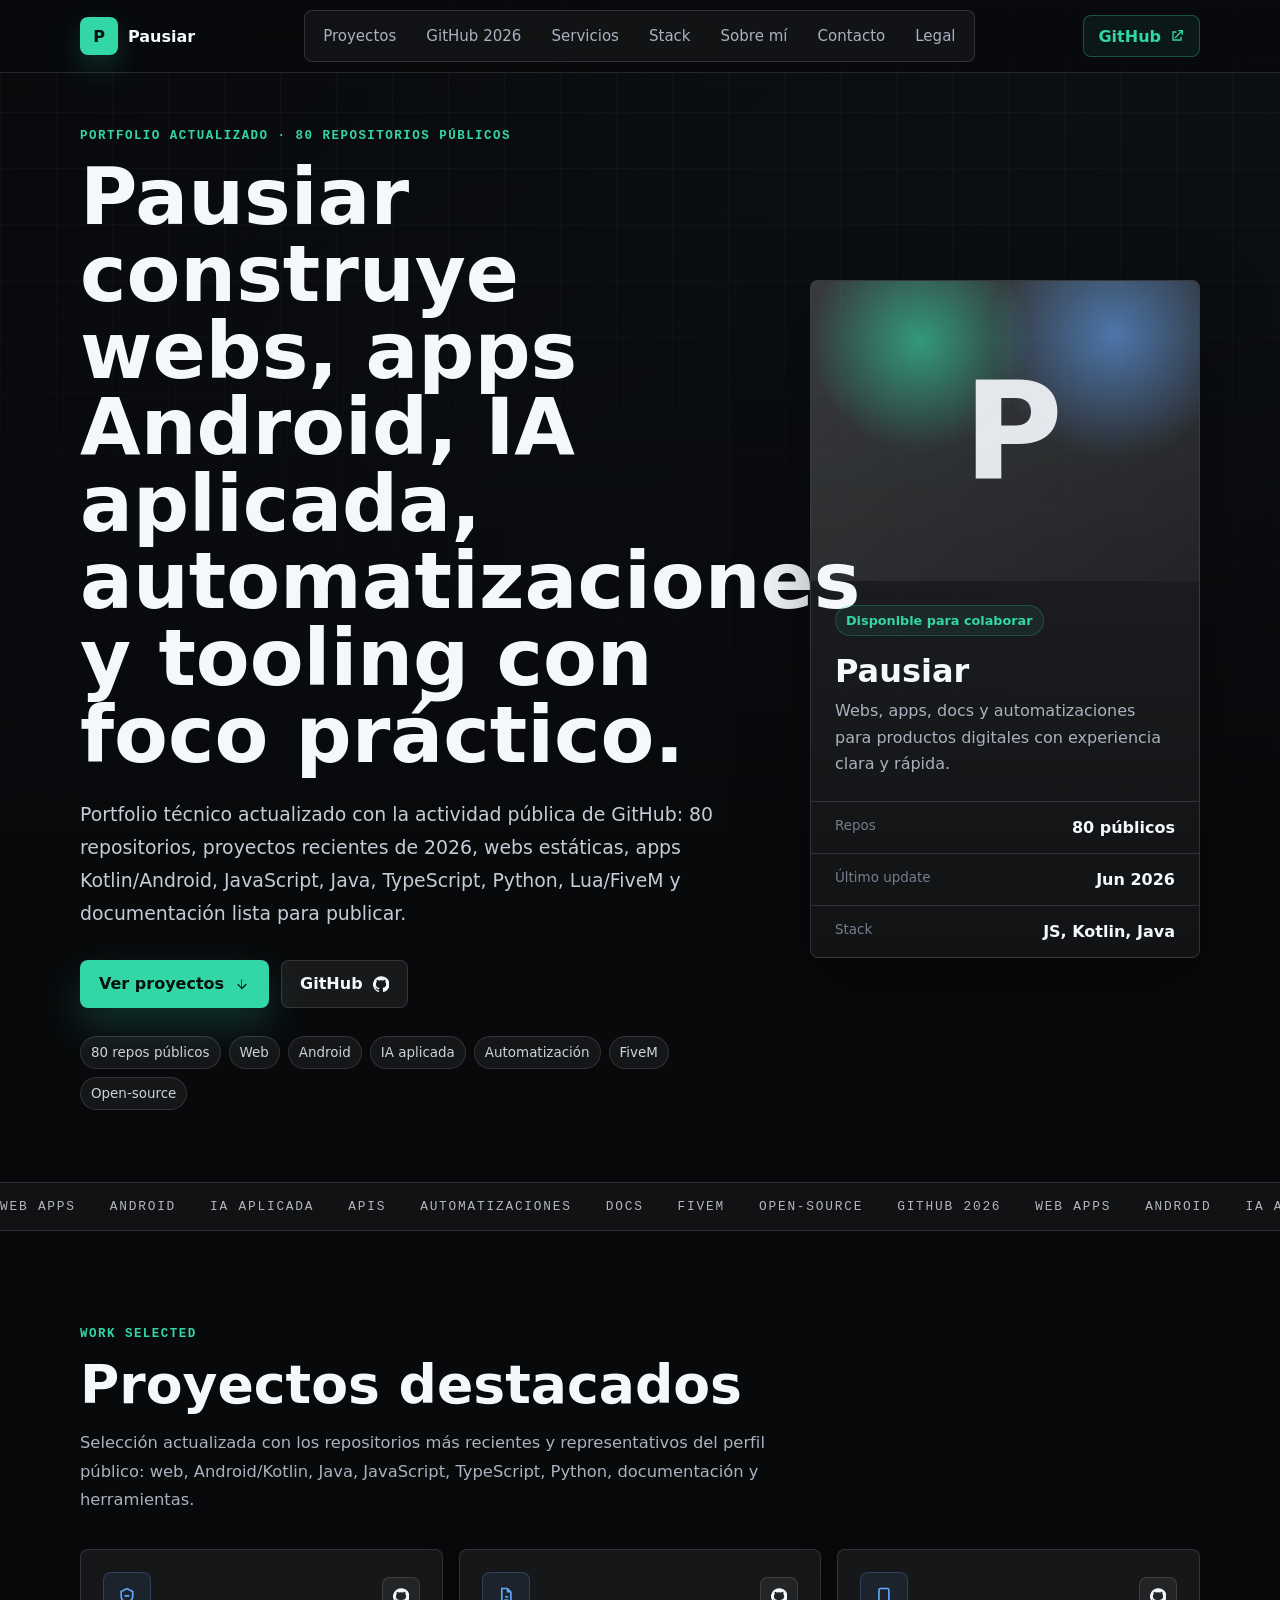
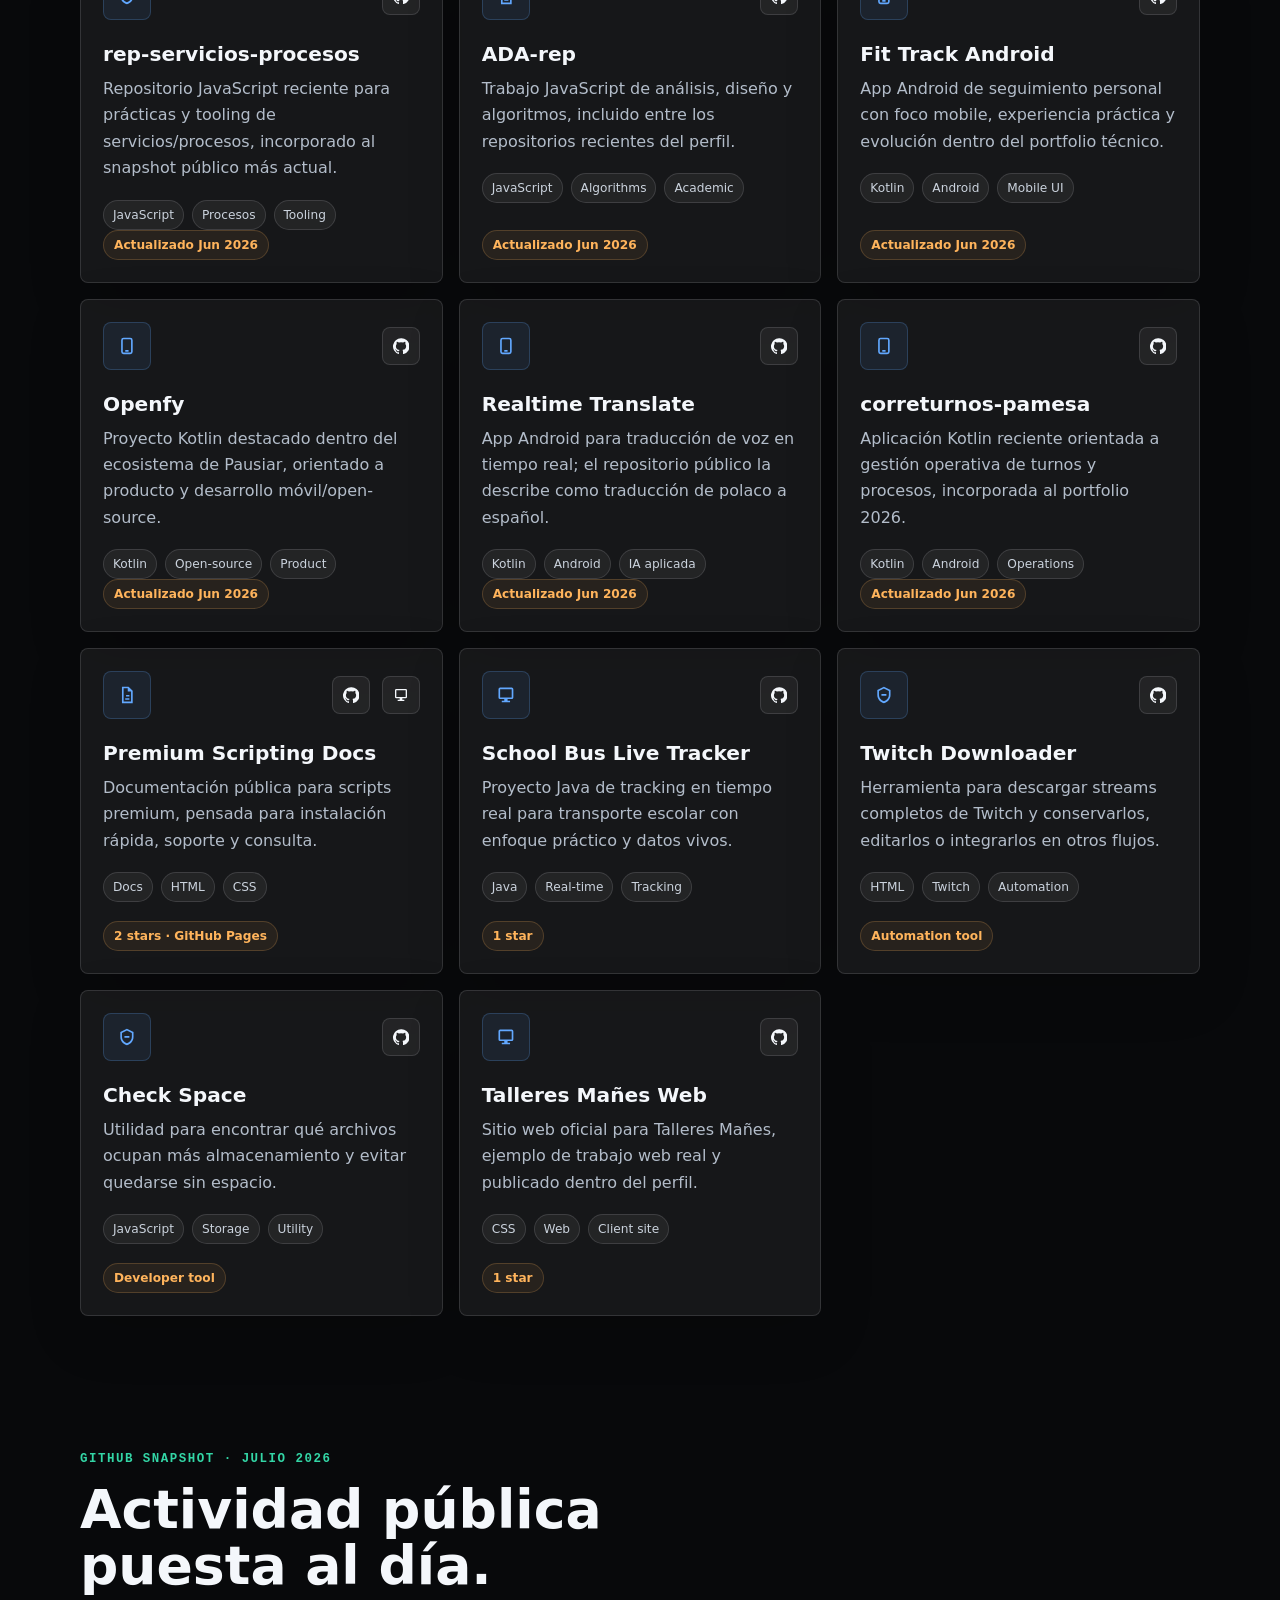
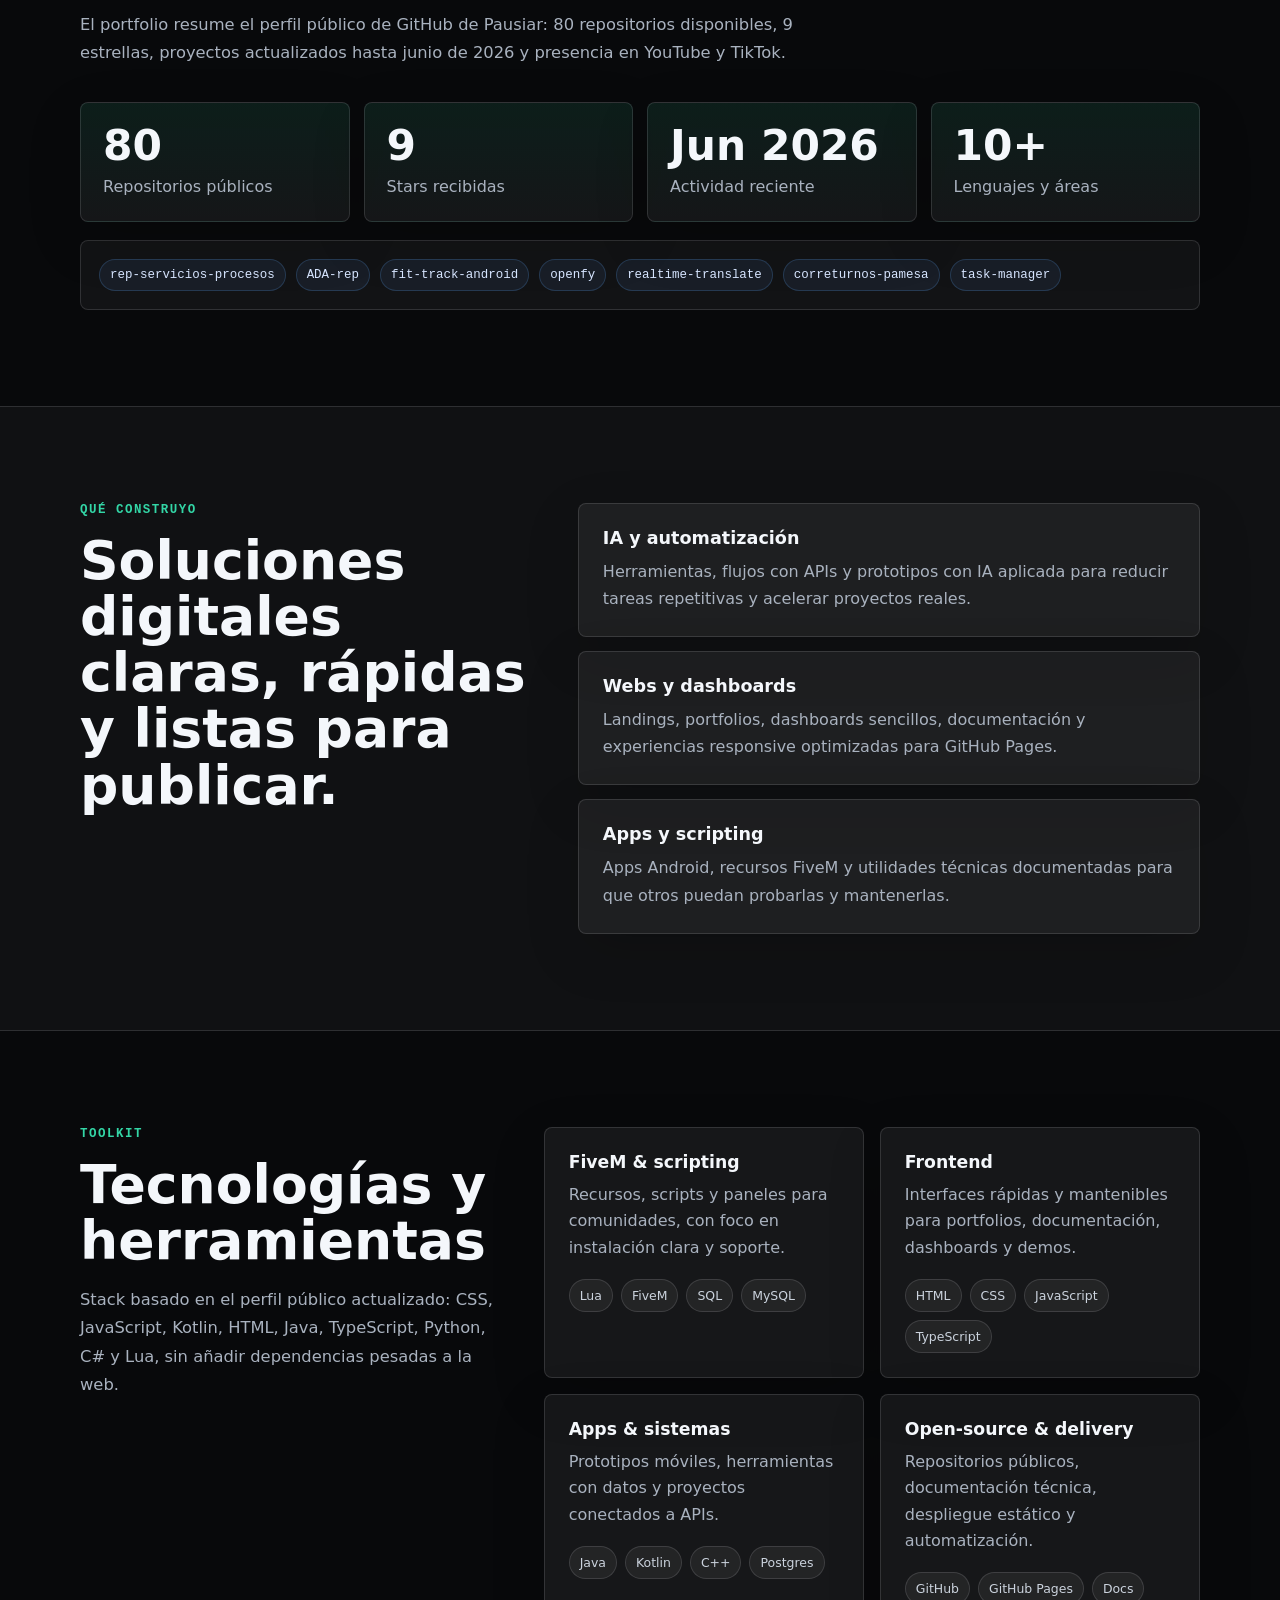
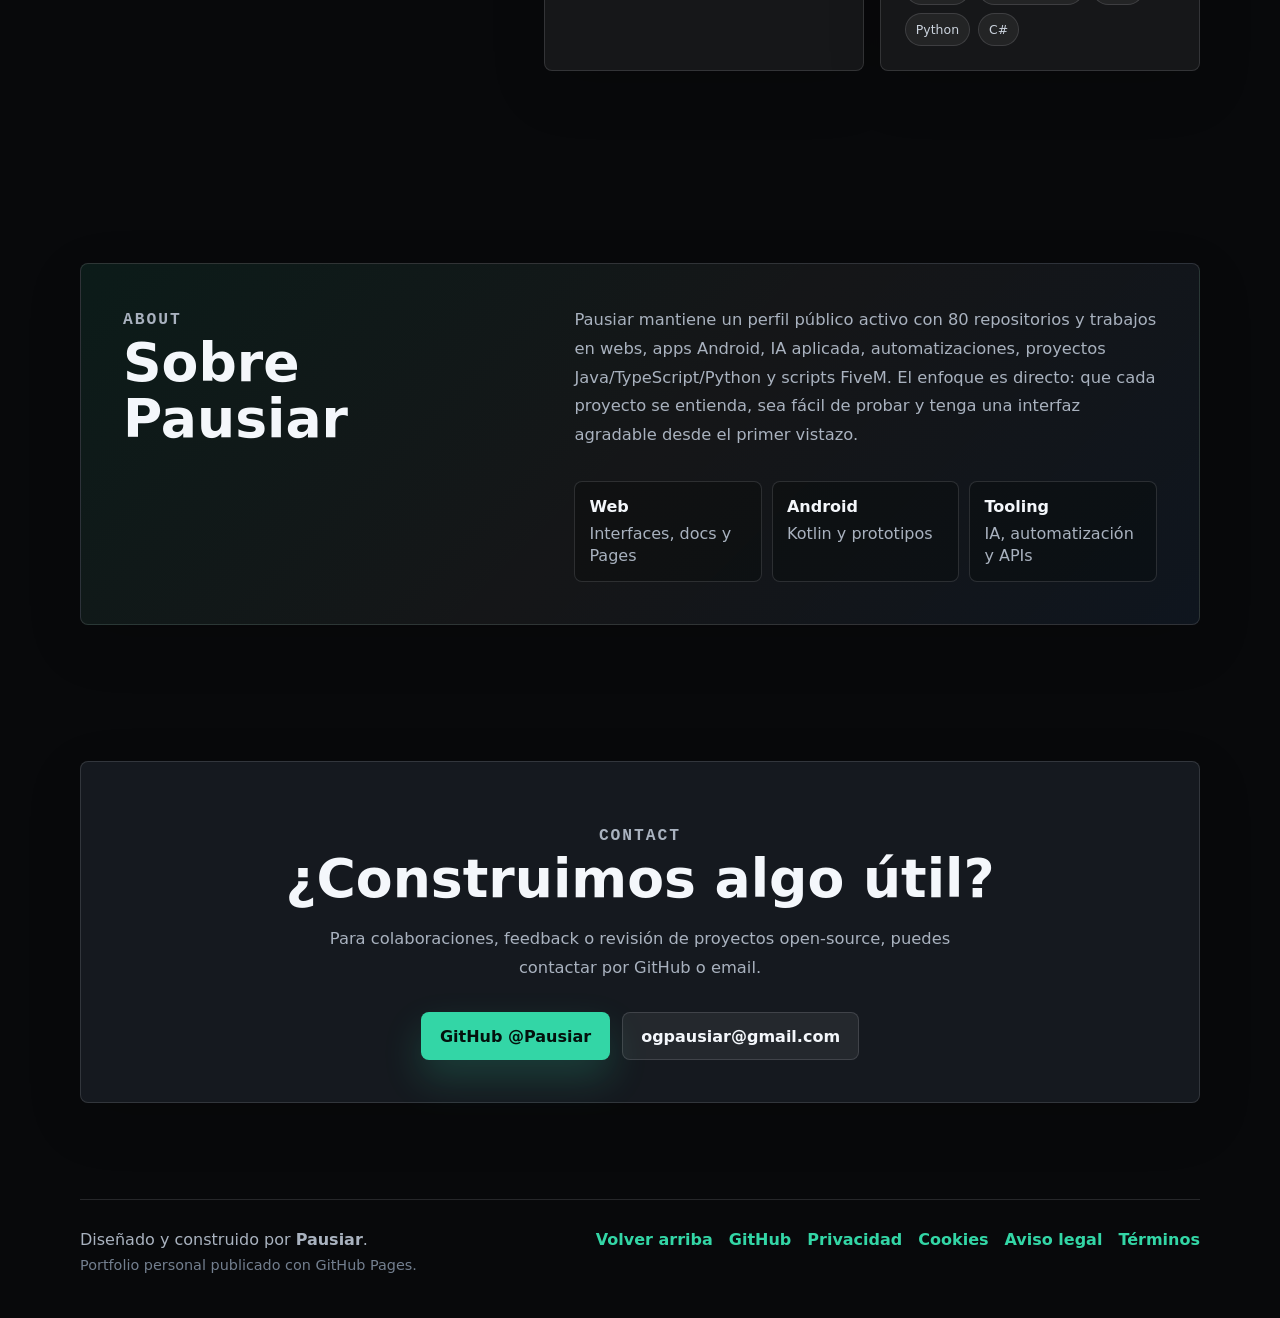
<file: index.html>
<!DOCTYPE html>
<html lang="es">
<head>
    <meta charset="UTF-8">
    <meta name="viewport" content="width=device-width, initial-scale=1.0">
    <title>Pausiar | Portfolio tech de webs, Android, IA y automatizaciones</title>
    <meta name="description" content="Portfolio actualizado de Pausiar: 80 repositorios públicos, desarrollo web, Android, IA aplicada, automatizaciones, FiveM, herramientas open-source y proyectos recientes de 2026.">
    <meta name="keywords" content="Pausiar, portfolio, FiveM, Lua, desarrollo web, Android, automatizaciones, open source, JavaScript, Python, GitHub Pages">
    <meta name="author" content="Pausiar">
    <meta name="theme-color" content="#070b18">
    <meta property="og:title" content="Pausiar | Portfolio tech de webs, Android, IA y automatizaciones">
    <meta property="og:description" content="Portfolio técnico de Pausiar con webs, apps Android, IA aplicada, automatizaciones, scripts FiveM y herramientas open-source.">
    <meta property="og:type" content="website">
    <meta property="og:url" content="https://pausiar.github.io/">
    <meta property="og:image" content="https://pausiar.github.io/assets/og-card.svg">
    <meta name="twitter:card" content="summary_large_image">
    <meta name="twitter:title" content="Pausiar | FiveM, web apps y automatización">
    <meta name="twitter:description" content="Webs, apps Android, IA aplicada, automatizaciones y proyectos open-source.">
    <link rel="canonical" href="https://pausiar.github.io/">
    <link rel="icon" href="assets/favicon.svg" type="image/svg+xml">
    <link rel="stylesheet" href="assets/css/style.css">
</head>
<body>
    <div class="site-bg" aria-hidden="true"></div>

    <header class="site-header" id="top">
        <nav class="nav shell" aria-label="Navegación principal">
            <a class="brand" href="#top" aria-label="Ir al inicio">
                <span class="brand-mark" aria-hidden="true">P</span>
                <span>Pausiar</span>
            </a>
            <button class="nav-toggle" type="button" aria-expanded="false" aria-controls="nav-menu">
                <span class="sr-only">Abrir menú</span>
                <span></span><span></span><span></span>
            </button>
            <div class="nav-menu" id="nav-menu">
                <a href="#projects">Proyectos</a>
                <a href="#github-snapshot">GitHub 2026</a>
                <a href="#services">Servicios</a>
                <a href="#stack">Stack</a>
                <a href="#about">Sobre mí</a>
                <a href="#contact">Contacto</a>
                <a href="legal/privacy.html">Legal</a>
            </div>
            <a class="nav-action" href="https://github.com/Pausiar" target="_blank" rel="noopener noreferrer">
                GitHub
                <svg viewBox="0 0 24 24" aria-hidden="true"><path d="M14 3h7v7h-2V6.41l-9.29 9.3-1.42-1.42 9.3-9.29H14V3ZM5 5h6v2H7v10h10v-4h2v6H5V5Z"/></svg>
            </a>
        </nav>
    </header>

    <main>
        <section class="hero shell" aria-labelledby="hero-title">
            <div class="hero-copy">
                <p class="eyebrow">Portfolio actualizado · 80 repositorios públicos</p>
                <h1 id="hero-title">Pausiar construye webs, apps Android, IA aplicada, automatizaciones y tooling con foco práctico.</h1>
                <p class="hero-lead">Portfolio técnico actualizado con la actividad pública de GitHub: 80 repositorios, proyectos recientes de 2026, webs estáticas, apps Kotlin/Android, JavaScript, Java, TypeScript, Python, Lua/FiveM y documentación lista para publicar.</p>
                <div class="hero-actions" aria-label="Acciones principales">
                    <a class="btn btn-primary" href="#projects">
                        Ver proyectos
                        <svg viewBox="0 0 24 24" aria-hidden="true"><path d="M12 5v12.17l5.59-5.58L19 13l-7 7-7-7 1.41-1.41L11 17.17V5h1Z"/></svg>
                    </a>
                    <a class="btn btn-secondary" href="https://github.com/Pausiar" target="_blank" rel="noopener noreferrer">
                        GitHub
                        <svg viewBox="0 0 24 24" aria-hidden="true"><path d="M12 .5a12 12 0 0 0-3.79 23.39c.6.11.82-.26.82-.58v-2.04c-3.34.73-4.04-1.42-4.04-1.42-.55-1.39-1.34-1.76-1.34-1.76-1.09-.75.08-.74.08-.74 1.21.09 1.85 1.25 1.85 1.25 1.07 1.84 2.81 1.31 3.5 1 .11-.78.42-1.31.76-1.61-2.67-.3-5.47-1.33-5.47-5.93 0-1.31.47-2.38 1.24-3.22-.12-.3-.54-1.53.12-3.18 0 0 1.01-.32 3.3 1.23a11.5 11.5 0 0 1 6 0c2.29-1.55 3.3-1.23 3.3-1.23.66 1.65.24 2.88.12 3.18.77.84 1.24 1.91 1.24 3.22 0 4.61-2.81 5.63-5.49 5.93.43.37.81 1.1.81 2.22v3.29c0 .32.22.7.83.58A12 12 0 0 0 12 .5Z"/></svg>
                    </a>
                </div>
                <div class="hero-proof" aria-label="Áreas de especialidad">
                    <span>80 repos públicos</span><span>Web</span><span>Android</span><span>IA aplicada</span><span>Automatización</span><span>FiveM</span><span>Open-source</span>
                </div>
            </div>
            <aside class="profile-panel" aria-label="Resumen de Pausiar">
                <div class="profile-avatar profile-avatar-generated" role="img" aria-label="Marca visual Pausiar">P</div>
                <div class="profile-copy">
                    <span class="availability">Disponible para colaborar</span>
                    <h2>Pausiar</h2>
                    <p>Webs, apps, docs y automatizaciones para productos digitales con experiencia clara y rápida.</p>
                </div>
                <dl class="profile-stats">
                    <div><dt>Repos</dt><dd>80 públicos</dd></div>
                    <div><dt>Último update</dt><dd>Jun 2026</dd></div>
                    <div><dt>Stack</dt><dd>JS, Kotlin, Java</dd></div>
                </dl>
            </aside>
        </section>

        <section class="marquee" aria-label="Especialidades">
            <div class="marquee-track">
                <span>Web apps</span><span>Android</span><span>IA aplicada</span><span>APIs</span><span>Automatizaciones</span><span>Docs</span><span>FiveM</span><span>Open-source</span><span>GitHub 2026</span>
                <span>Web apps</span><span>Android</span><span>IA aplicada</span><span>APIs</span><span>Automatizaciones</span><span>Docs</span><span>FiveM</span><span>Open-source</span>
            </div>
        </section>

        <section class="section shell" id="projects" aria-labelledby="projects-title">
            <div class="section-heading">
                <p class="eyebrow">Work selected</p>
                <h2 id="projects-title">Proyectos destacados</h2>
                <p>Selección actualizada con los repositorios más recientes y representativos del perfil público: web, Android/Kotlin, Java, JavaScript, TypeScript, Python, documentación y herramientas.</p>
            </div>
            <div class="projects-grid" id="projects-grid" aria-live="polite"></div>
        </section>


        <section class="section shell github-snapshot" id="github-snapshot" aria-labelledby="github-snapshot-title">
            <div class="section-heading">
                <p class="eyebrow">GitHub snapshot · julio 2026</p>
                <h2 id="github-snapshot-title">Actividad pública puesta al día.</h2>
                <p>El portfolio resume el perfil público de GitHub de Pausiar: 80 repositorios disponibles, 9 estrellas, proyectos actualizados hasta junio de 2026 y presencia en YouTube y TikTok.</p>
            </div>
            <div class="snapshot-grid" aria-label="Resumen público de GitHub">
                <article class="snapshot-card"><strong>80</strong><span>Repositorios públicos</span></article>
                <article class="snapshot-card"><strong>9</strong><span>Stars recibidas</span></article>
                <article class="snapshot-card"><strong>Jun 2026</strong><span>Actividad reciente</span></article>
                <article class="snapshot-card"><strong>10+</strong><span>Lenguajes y áreas</span></article>
            </div>
            <div class="latest-list" aria-label="Repositorios recientes destacados">
                <span>rep-servicios-procesos</span><span>ADA-rep</span><span>fit-track-android</span><span>openfy</span><span>realtime-translate</span><span>correturnos-pamesa</span><span>task-manager</span>
            </div>
        </section>

        <section class="section services-band" id="services" aria-labelledby="services-title">
            <div class="shell services-layout">
                <div class="section-heading">
                    <p class="eyebrow">Qué construyo</p>
                    <h2 id="services-title">Soluciones digitales claras, rápidas y listas para publicar.</h2>
                </div>
                <div class="services-grid">
                    <article class="service-item">
                        <h3>IA y automatización</h3>
                        <p>Herramientas, flujos con APIs y prototipos con IA aplicada para reducir tareas repetitivas y acelerar proyectos reales.</p>
                    </article>
                    <article class="service-item">
                        <h3>Webs y dashboards</h3>
                        <p>Landings, portfolios, dashboards sencillos, documentación y experiencias responsive optimizadas para GitHub Pages.</p>
                    </article>
                    <article class="service-item">
                        <h3>Apps y scripting</h3>
                        <p>Apps Android, recursos FiveM y utilidades técnicas documentadas para que otros puedan probarlas y mantenerlas.</p>
                    </article>
                </div>
            </div>
        </section>

        <section class="section shell split" id="stack" aria-labelledby="stack-title">
            <div class="section-heading sticky-copy">
                <p class="eyebrow">Toolkit</p>
                <h2 id="stack-title">Tecnologías y herramientas</h2>
                <p>Stack basado en el perfil público actualizado: CSS, JavaScript, Kotlin, HTML, Java, TypeScript, Python, C# y Lua, sin añadir dependencias pesadas a la web.</p>
            </div>
            <div class="stack-grid">
                <article class="stack-card">
                    <h3>FiveM & scripting</h3>
                    <p>Recursos, scripts y paneles para comunidades, con foco en instalación clara y soporte.</p>
                    <div class="tag-list"><span>Lua</span><span>FiveM</span><span>SQL</span><span>MySQL</span></div>
                </article>
                <article class="stack-card">
                    <h3>Frontend</h3>
                    <p>Interfaces rápidas y mantenibles para portfolios, documentación, dashboards y demos.</p>
                    <div class="tag-list"><span>HTML</span><span>CSS</span><span>JavaScript</span><span>TypeScript</span></div>
                </article>
                <article class="stack-card">
                    <h3>Apps & sistemas</h3>
                    <p>Prototipos móviles, herramientas con datos y proyectos conectados a APIs.</p>
                    <div class="tag-list"><span>Java</span><span>Kotlin</span><span>C++</span><span>Postgres</span></div>
                </article>
                <article class="stack-card">
                    <h3>Open-source & delivery</h3>
                    <p>Repositorios públicos, documentación técnica, despliegue estático y automatización.</p>
                    <div class="tag-list"><span>GitHub</span><span>GitHub Pages</span><span>Docs</span><span>Python</span><span>C#</span></div>
                </article>
            </div>
        </section>

        <section class="section shell about" id="about" aria-labelledby="about-title">
            <div class="about-card">
                <div>
                    <p class="eyebrow">About</p>
                    <h2 id="about-title">Sobre Pausiar</h2>
                </div>
                <p>Pausiar mantiene un perfil público activo con 80 repositorios y trabajos en webs, apps Android, IA aplicada, automatizaciones, proyectos Java/TypeScript/Python y scripts FiveM. El enfoque es directo: que cada proyecto se entienda, sea fácil de probar y tenga una interfaz agradable desde el primer vistazo.</p>
                <div class="about-metrics" aria-label="Resumen de enfoque">
                    <span><strong>Web</strong> Interfaces, docs y Pages</span>
                    <span><strong>Android</strong> Kotlin y prototipos</span>
                    <span><strong>Tooling</strong> IA, automatización y APIs</span>
                </div>
            </div>
        </section>

        <section class="section shell contact" id="contact" aria-labelledby="contact-title">
            <div class="contact-card">
                <p class="eyebrow">Contact</p>
                <h2 id="contact-title">¿Construimos algo útil?</h2>
                <p>Para colaboraciones, feedback o revisión de proyectos open-source, puedes contactar por GitHub o email.</p>
                <div class="contact-actions">
                    <a class="btn btn-primary" href="https://github.com/Pausiar" target="_blank" rel="noopener noreferrer">GitHub @Pausiar</a>
                    <a class="btn btn-secondary" href="mailto:ogpausiar@gmail.com">ogpausiar@gmail.com</a>
                </div>
            </div>
        </section>
    </main>

    <footer class="footer shell">
        <div>
            <p>Diseñado y construido por <strong>Pausiar</strong>.</p>
            <span>Portfolio personal publicado con GitHub Pages.</span>
        </div>
        <nav aria-label="Enlaces de pie de página">
            <a href="#top">Volver arriba</a>
            <a href="https://github.com/Pausiar" target="_blank" rel="noopener noreferrer">GitHub</a>
            <a href="legal/privacy.html">Privacidad</a>
            <a href="legal/cookies.html">Cookies</a>
            <a href="legal/legal-notice.html">Aviso legal</a>
            <a href="legal/terms.html">Términos</a>
        </nav>
    </footer>

    <script src="assets/js/app.js"></script>
</body>
</html>
</file>
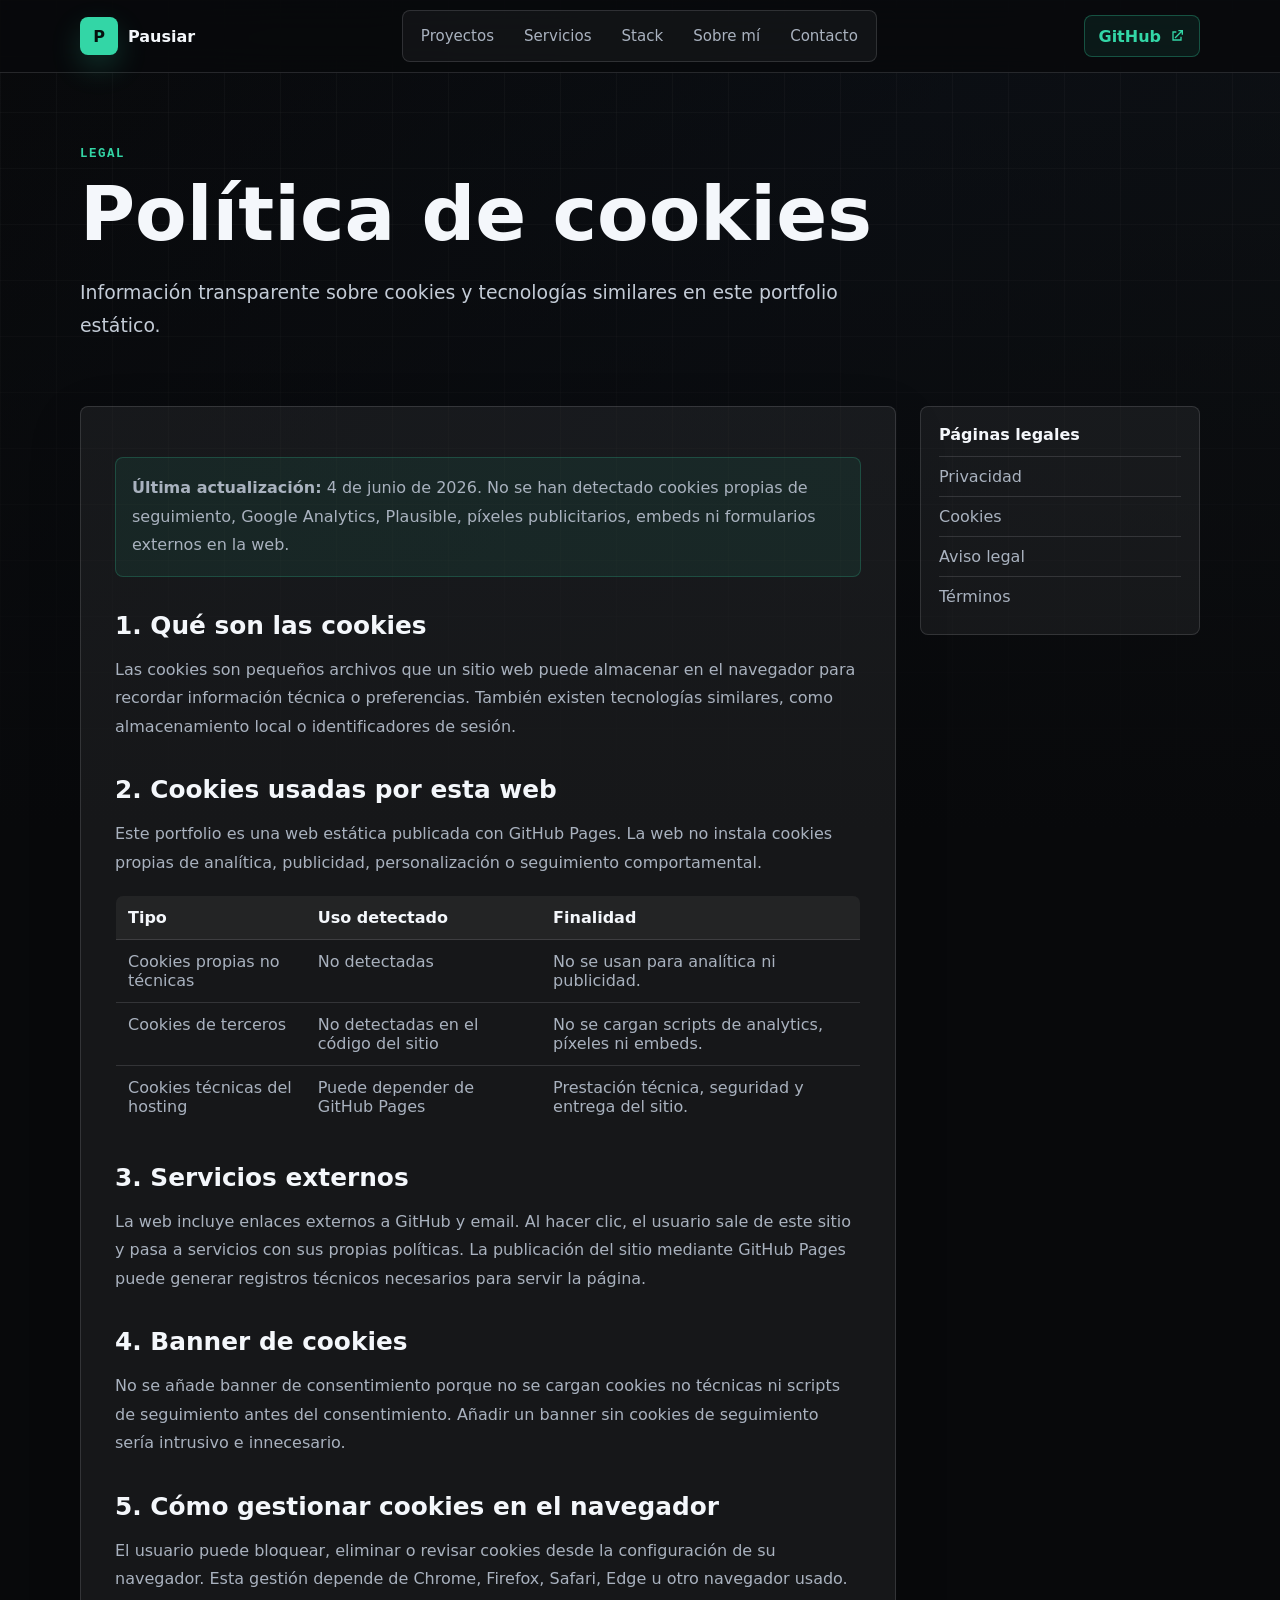
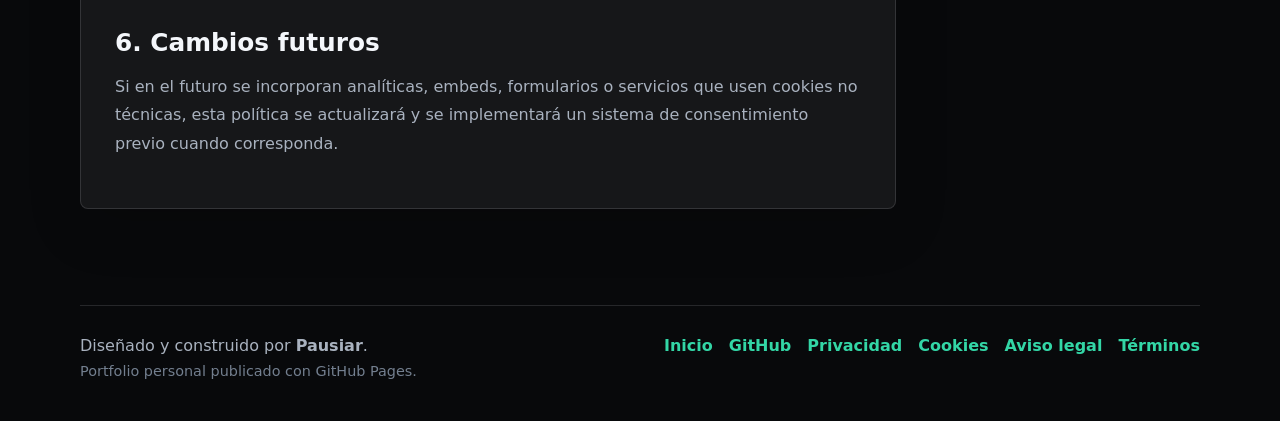
<file: legal/cookies.html>
<!DOCTYPE html>
<html lang="es">
<head>
    <meta charset="UTF-8"><meta name="viewport" content="width=device-width, initial-scale=1.0">
    <title>Política de cookies | Pausiar</title>
    <meta name="description" content="Política de cookies del portfolio de Pausiar: información sobre cookies técnicas y ausencia de cookies de seguimiento propias.">
    <meta name="robots" content="index,follow"><meta name="theme-color" content="#070b18">
    <meta property="og:title" content="Política de cookies | Pausiar"><meta property="og:description" content="Información sobre cookies del portfolio estático de Pausiar."><meta property="og:type" content="website"><meta property="og:url" content="https://pausiar.github.io/legal/cookies.html"><meta property="og:image" content="https://pausiar.github.io/assets/og-card.svg">
    <link rel="canonical" href="https://pausiar.github.io/legal/cookies.html"><link rel="icon" href="../assets/favicon.svg" type="image/svg+xml"><link rel="stylesheet" href="../assets/css/style.css">
</head>
<body><div class="site-bg" aria-hidden="true"></div>
<header class="site-header" id="top"><nav class="nav shell" aria-label="Navegación principal"><a class="brand" href="../index.html#top"><span class="brand-mark" aria-hidden="true">P</span><span>Pausiar</span></a><button class="nav-toggle" type="button" aria-expanded="false" aria-controls="nav-menu"><span class="sr-only">Abrir menú</span><span></span><span></span><span></span></button><div class="nav-menu" id="nav-menu"><a href="../index.html#projects">Proyectos</a><a href="../index.html#services">Servicios</a><a href="../index.html#stack">Stack</a><a href="../index.html#about">Sobre mí</a><a href="../index.html#contact">Contacto</a></div><a class="nav-action" href="https://github.com/Pausiar" target="_blank" rel="noopener noreferrer">GitHub<svg viewBox="0 0 24 24" aria-hidden="true"><path d="M14 3h7v7h-2V6.41l-9.29 9.3-1.42-1.42 9.3-9.29H14V3ZM5 5h6v2H7v10h10v-4h2v6H5V5Z"/></svg></a></nav></header>
<main><section class="hero legal-hero shell"><p class="eyebrow">Legal</p><h1>Política de cookies</h1><p class="hero-lead">Información transparente sobre cookies y tecnologías similares en este portfolio estático.</p></section>
<section class="section shell legal-layout"><article class="legal-card">
<p class="legal-note"><strong>Última actualización:</strong> 4 de junio de 2026. No se han detectado cookies propias de seguimiento, Google Analytics, Plausible, píxeles publicitarios, embeds ni formularios externos en la web.</p>
<h2>1. Qué son las cookies</h2><p>Las cookies son pequeños archivos que un sitio web puede almacenar en el navegador para recordar información técnica o preferencias. También existen tecnologías similares, como almacenamiento local o identificadores de sesión.</p>
<h2>2. Cookies usadas por esta web</h2><p>Este portfolio es una web estática publicada con GitHub Pages. La web no instala cookies propias de analítica, publicidad, personalización o seguimiento comportamental.</p>
<table><thead><tr><th>Tipo</th><th>Uso detectado</th><th>Finalidad</th></tr></thead><tbody><tr><td>Cookies propias no técnicas</td><td>No detectadas</td><td>No se usan para analítica ni publicidad.</td></tr><tr><td>Cookies de terceros</td><td>No detectadas en el código del sitio</td><td>No se cargan scripts de analytics, píxeles ni embeds.</td></tr><tr><td>Cookies técnicas del hosting</td><td>Puede depender de GitHub Pages</td><td>Prestación técnica, seguridad y entrega del sitio.</td></tr></tbody></table>
<h2>3. Servicios externos</h2><p>La web incluye enlaces externos a GitHub y email. Al hacer clic, el usuario sale de este sitio y pasa a servicios con sus propias políticas. La publicación del sitio mediante GitHub Pages puede generar registros técnicos necesarios para servir la página.</p>
<h2>4. Banner de cookies</h2><p>No se añade banner de consentimiento porque no se cargan cookies no técnicas ni scripts de seguimiento antes del consentimiento. Añadir un banner sin cookies de seguimiento sería intrusivo e innecesario.</p>
<h2>5. Cómo gestionar cookies en el navegador</h2><p>El usuario puede bloquear, eliminar o revisar cookies desde la configuración de su navegador. Esta gestión depende de Chrome, Firefox, Safari, Edge u otro navegador usado.</p>
<h2>6. Cambios futuros</h2><p>Si en el futuro se incorporan analíticas, embeds, formularios o servicios que usen cookies no técnicas, esta política se actualizará y se implementará un sistema de consentimiento previo cuando corresponda.</p>
</article><aside class="legal-sidebar" aria-label="Páginas legales"><h2>Páginas legales</h2><a href="privacy.html">Privacidad</a><a href="cookies.html">Cookies</a><a href="legal-notice.html">Aviso legal</a><a href="terms.html">Términos</a></aside></section></main>
<footer class="footer shell"><div><p>Diseñado y construido por <strong>Pausiar</strong>.</p><span>Portfolio personal publicado con GitHub Pages.</span></div><nav aria-label="Enlaces de pie de página"><a href="../index.html#top">Inicio</a><a href="https://github.com/Pausiar" target="_blank" rel="noopener noreferrer">GitHub</a><a href="privacy.html">Privacidad</a><a href="cookies.html">Cookies</a><a href="legal-notice.html">Aviso legal</a><a href="terms.html">Términos</a></nav></footer><script src="../assets/js/app.js"></script></body></html>
</file>
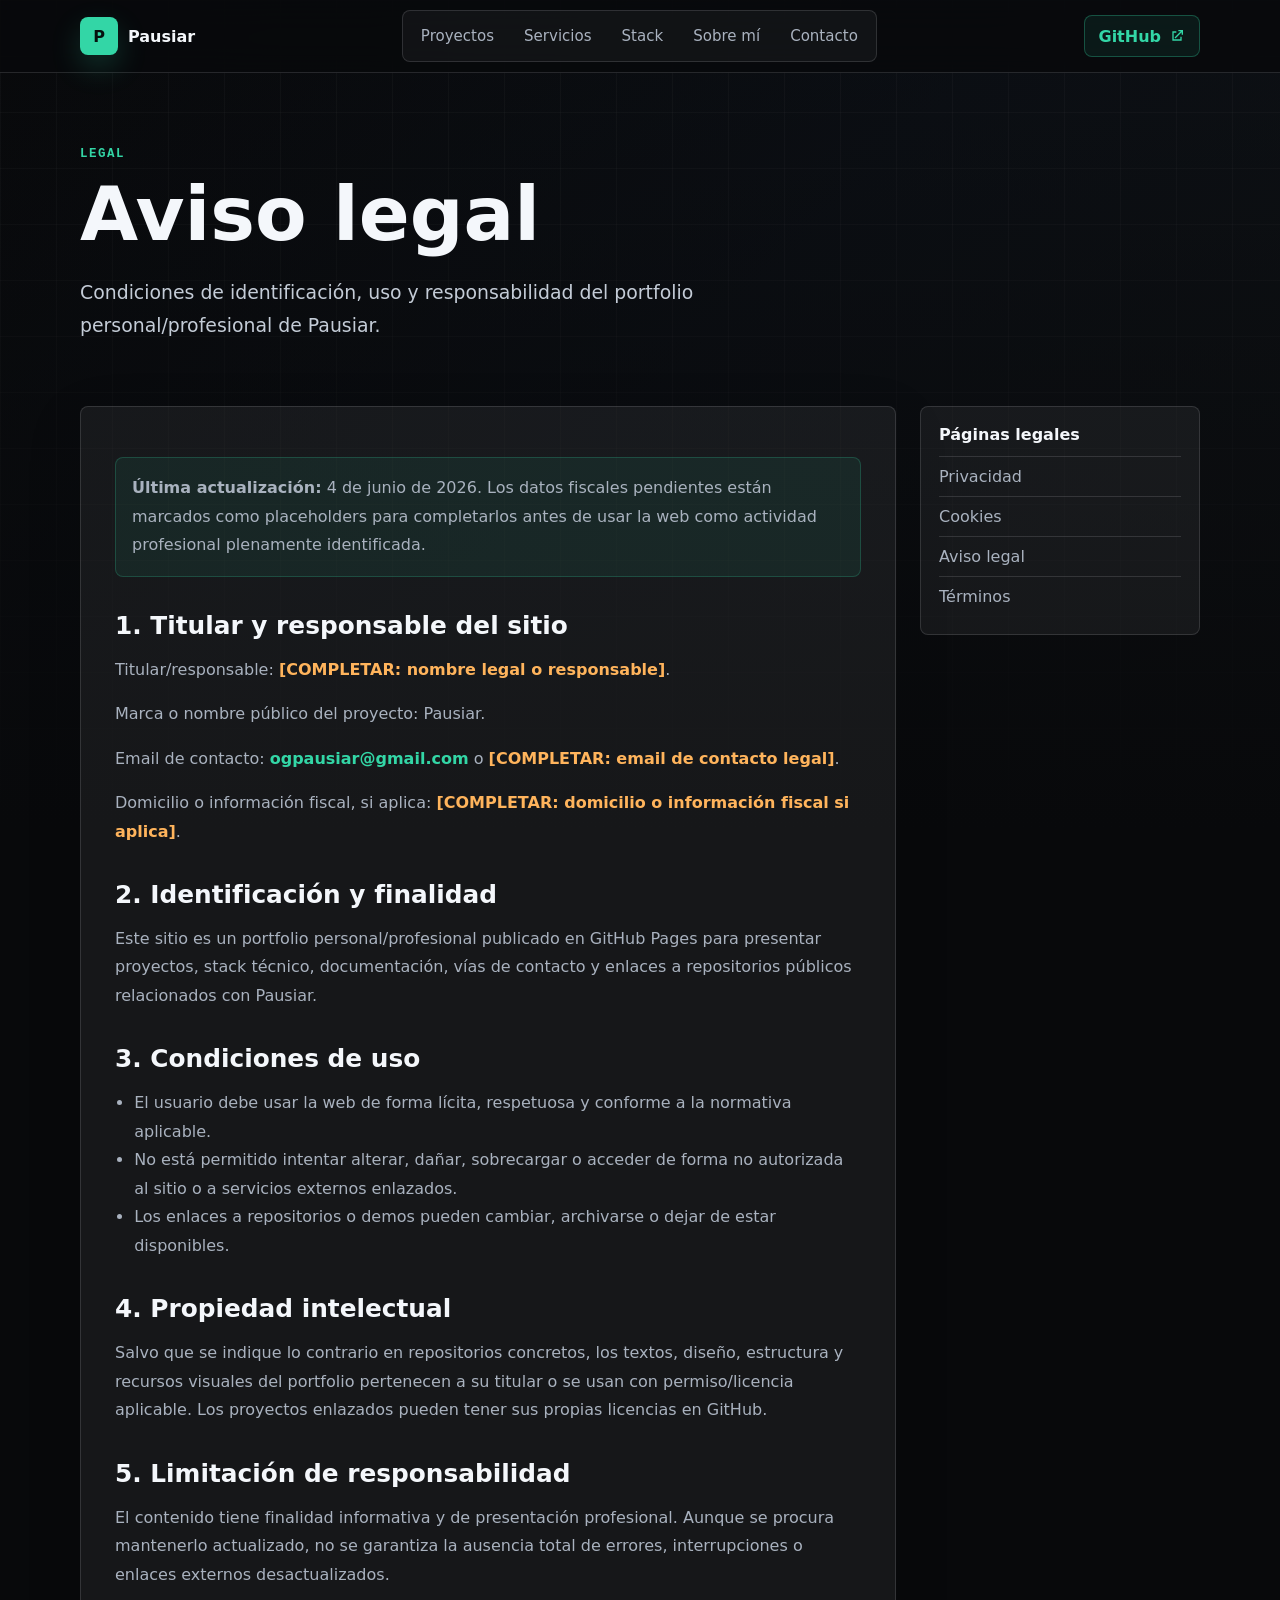
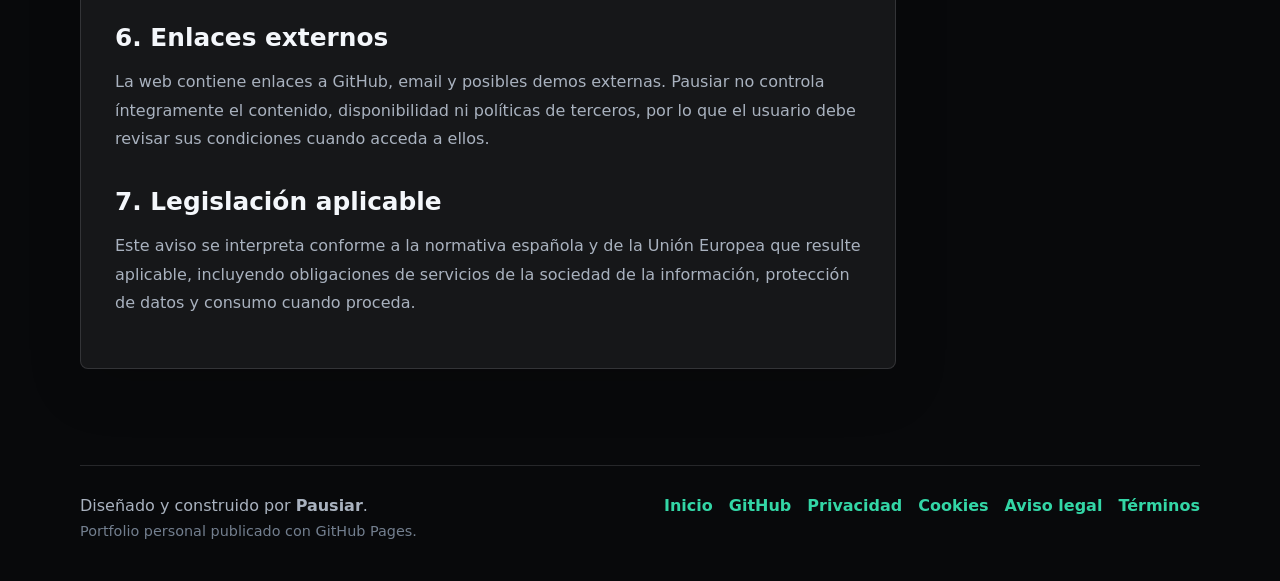
<file: legal/legal-notice.html>
<!DOCTYPE html>
<html lang="es">
<head>
    <meta charset="UTF-8"><meta name="viewport" content="width=device-width, initial-scale=1.0">
    <title>Aviso legal | Pausiar</title>
    <meta name="description" content="Aviso legal del portfolio personal de Pausiar: responsable, finalidad, propiedad intelectual y condiciones de uso.">
    <meta name="robots" content="index,follow"><meta name="theme-color" content="#070b18">
    <meta property="og:title" content="Aviso legal | Pausiar"><meta property="og:description" content="Información legal básica del portfolio de Pausiar."><meta property="og:type" content="website"><meta property="og:url" content="https://pausiar.github.io/legal/legal-notice.html"><meta property="og:image" content="https://pausiar.github.io/assets/og-card.svg">
    <link rel="canonical" href="https://pausiar.github.io/legal/legal-notice.html"><link rel="icon" href="../assets/favicon.svg" type="image/svg+xml"><link rel="stylesheet" href="../assets/css/style.css">
</head>
<body><div class="site-bg" aria-hidden="true"></div>
<header class="site-header" id="top"><nav class="nav shell" aria-label="Navegación principal"><a class="brand" href="../index.html#top"><span class="brand-mark" aria-hidden="true">P</span><span>Pausiar</span></a><button class="nav-toggle" type="button" aria-expanded="false" aria-controls="nav-menu"><span class="sr-only">Abrir menú</span><span></span><span></span><span></span></button><div class="nav-menu" id="nav-menu"><a href="../index.html#projects">Proyectos</a><a href="../index.html#services">Servicios</a><a href="../index.html#stack">Stack</a><a href="../index.html#about">Sobre mí</a><a href="../index.html#contact">Contacto</a></div><a class="nav-action" href="https://github.com/Pausiar" target="_blank" rel="noopener noreferrer">GitHub<svg viewBox="0 0 24 24" aria-hidden="true"><path d="M14 3h7v7h-2V6.41l-9.29 9.3-1.42-1.42 9.3-9.29H14V3ZM5 5h6v2H7v10h10v-4h2v6H5V5Z"/></svg></a></nav></header>
<main><section class="hero legal-hero shell"><p class="eyebrow">Legal</p><h1>Aviso legal</h1><p class="hero-lead">Condiciones de identificación, uso y responsabilidad del portfolio personal/profesional de Pausiar.</p></section>
<section class="section shell legal-layout"><article class="legal-card">
<p class="legal-note"><strong>Última actualización:</strong> 4 de junio de 2026. Los datos fiscales pendientes están marcados como placeholders para completarlos antes de usar la web como actividad profesional plenamente identificada.</p>
<h2>1. Titular y responsable del sitio</h2><p>Titular/responsable: <span class="placeholder">[COMPLETAR: nombre legal o responsable]</span>.</p><p>Marca o nombre público del proyecto: Pausiar.</p><p>Email de contacto: <a href="mailto:ogpausiar@gmail.com">ogpausiar@gmail.com</a> o <span class="placeholder">[COMPLETAR: email de contacto legal]</span>.</p><p>Domicilio o información fiscal, si aplica: <span class="placeholder">[COMPLETAR: domicilio o información fiscal si aplica]</span>.</p>
<h2>2. Identificación y finalidad</h2><p>Este sitio es un portfolio personal/profesional publicado en GitHub Pages para presentar proyectos, stack técnico, documentación, vías de contacto y enlaces a repositorios públicos relacionados con Pausiar.</p>
<h2>3. Condiciones de uso</h2><ul><li>El usuario debe usar la web de forma lícita, respetuosa y conforme a la normativa aplicable.</li><li>No está permitido intentar alterar, dañar, sobrecargar o acceder de forma no autorizada al sitio o a servicios externos enlazados.</li><li>Los enlaces a repositorios o demos pueden cambiar, archivarse o dejar de estar disponibles.</li></ul>
<h2>4. Propiedad intelectual</h2><p>Salvo que se indique lo contrario en repositorios concretos, los textos, diseño, estructura y recursos visuales del portfolio pertenecen a su titular o se usan con permiso/licencia aplicable. Los proyectos enlazados pueden tener sus propias licencias en GitHub.</p>
<h2>5. Limitación de responsabilidad</h2><p>El contenido tiene finalidad informativa y de presentación profesional. Aunque se procura mantenerlo actualizado, no se garantiza la ausencia total de errores, interrupciones o enlaces externos desactualizados.</p>
<h2>6. Enlaces externos</h2><p>La web contiene enlaces a GitHub, email y posibles demos externas. Pausiar no controla íntegramente el contenido, disponibilidad ni políticas de terceros, por lo que el usuario debe revisar sus condiciones cuando acceda a ellos.</p>
<h2>7. Legislación aplicable</h2><p>Este aviso se interpreta conforme a la normativa española y de la Unión Europea que resulte aplicable, incluyendo obligaciones de servicios de la sociedad de la información, protección de datos y consumo cuando proceda.</p>
</article><aside class="legal-sidebar" aria-label="Páginas legales"><h2>Páginas legales</h2><a href="privacy.html">Privacidad</a><a href="cookies.html">Cookies</a><a href="legal-notice.html">Aviso legal</a><a href="terms.html">Términos</a></aside></section></main>
<footer class="footer shell"><div><p>Diseñado y construido por <strong>Pausiar</strong>.</p><span>Portfolio personal publicado con GitHub Pages.</span></div><nav aria-label="Enlaces de pie de página"><a href="../index.html#top">Inicio</a><a href="https://github.com/Pausiar" target="_blank" rel="noopener noreferrer">GitHub</a><a href="privacy.html">Privacidad</a><a href="cookies.html">Cookies</a><a href="legal-notice.html">Aviso legal</a><a href="terms.html">Términos</a></nav></footer><script src="../assets/js/app.js"></script></body></html>
</file>
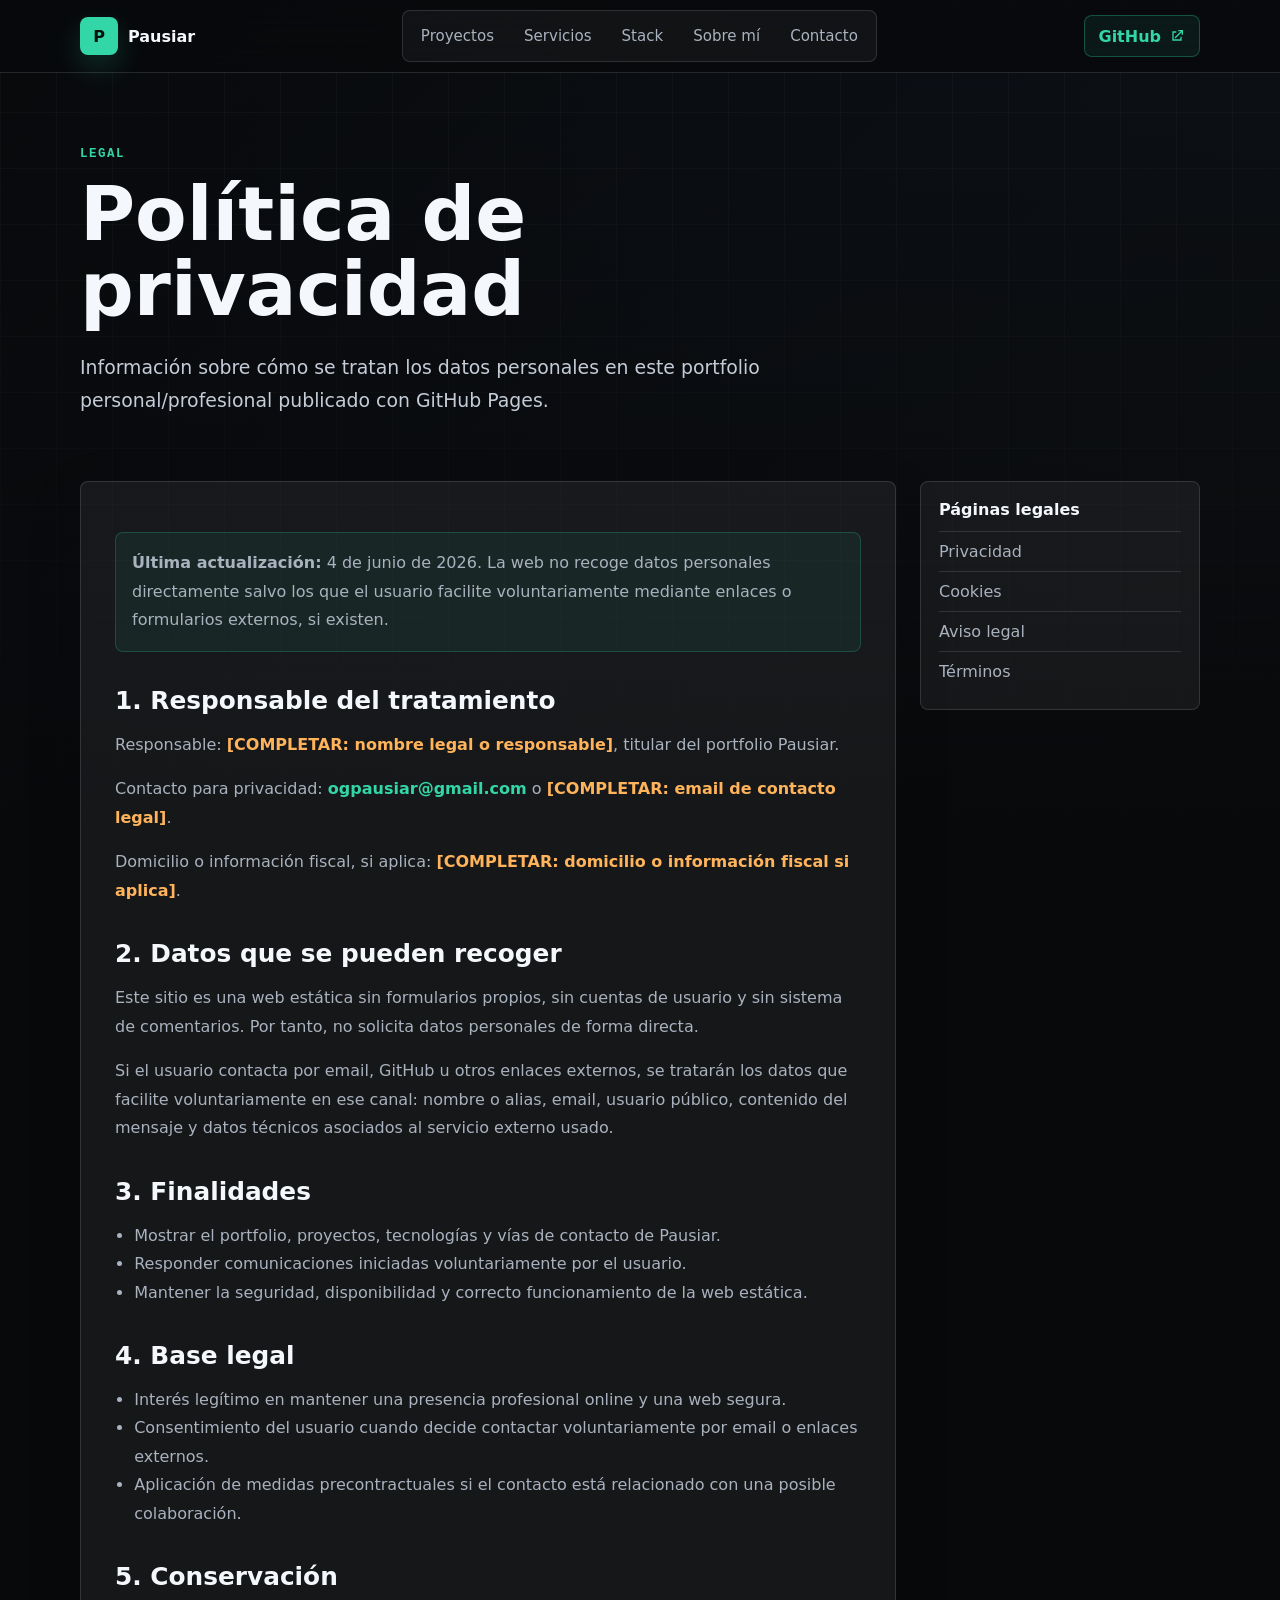
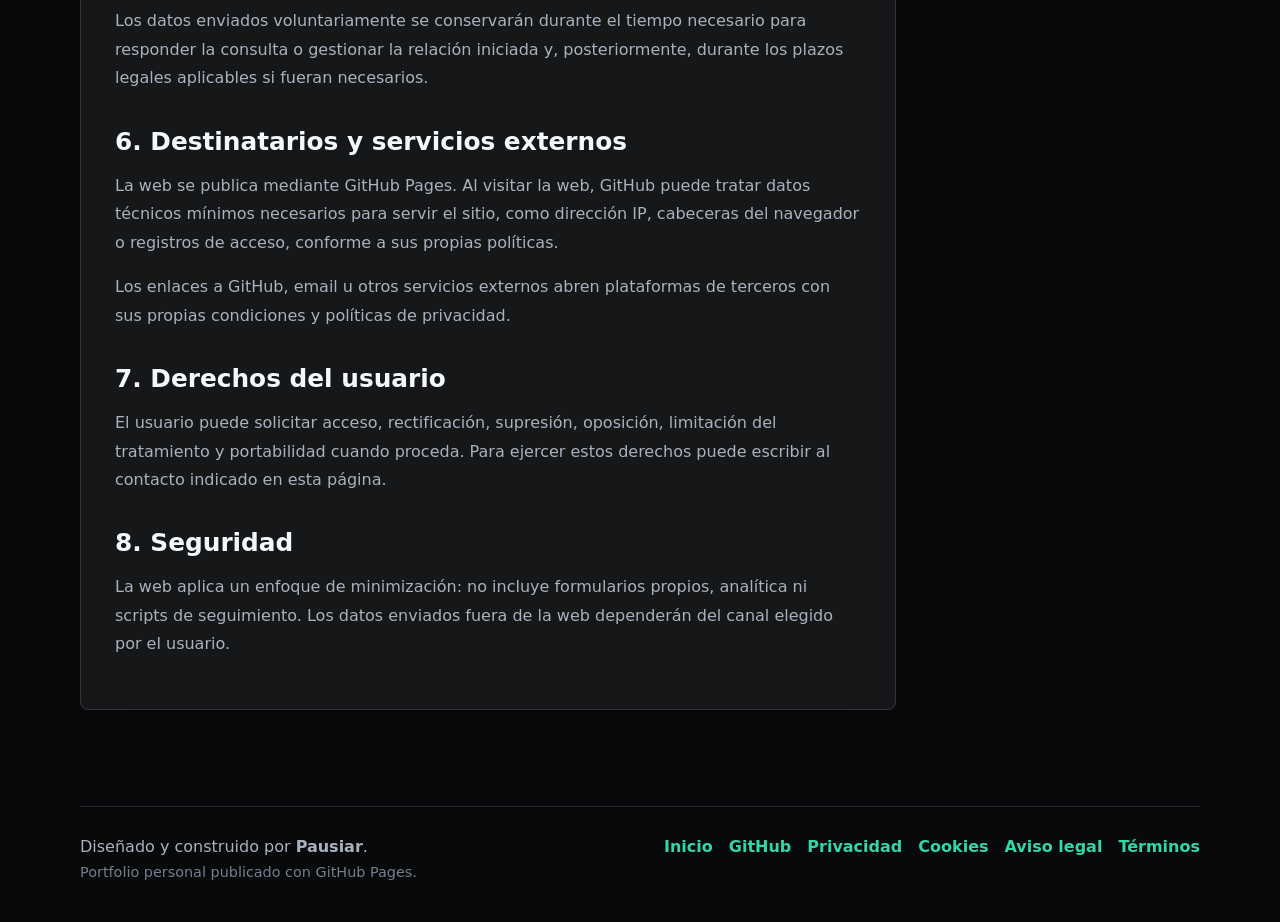
<file: legal/privacy.html>
<!DOCTYPE html>
<html lang="es">
<head>
    <meta charset="UTF-8">
    <meta name="viewport" content="width=device-width, initial-scale=1.0">
    <title>Política de privacidad | Pausiar</title>
    <meta name="description" content="Política de privacidad del portfolio personal de Pausiar publicado con GitHub Pages.">
    <meta name="robots" content="index,follow">
    <meta name="theme-color" content="#070b18">
    <meta property="og:title" content="Política de privacidad | Pausiar">
    <meta property="og:description" content="Información sobre responsable, datos, finalidades, base legal y derechos de privacidad del portfolio de Pausiar.">
    <meta property="og:type" content="website">
    <meta property="og:url" content="https://pausiar.github.io/legal/privacy.html">
    <meta property="og:image" content="https://pausiar.github.io/assets/og-card.svg">
    <link rel="canonical" href="https://pausiar.github.io/legal/privacy.html">
    <link rel="icon" href="../assets/favicon.svg" type="image/svg+xml">
    <link rel="stylesheet" href="../assets/css/style.css">
</head>
<body>
    <div class="site-bg" aria-hidden="true"></div>
    <header class="site-header" id="top">
        <nav class="nav shell" aria-label="Navegación principal">
            <a class="brand" href="../index.html#top" aria-label="Ir al inicio"><span class="brand-mark" aria-hidden="true">P</span><span>Pausiar</span></a>
            <button class="nav-toggle" type="button" aria-expanded="false" aria-controls="nav-menu"><span class="sr-only">Abrir menú</span><span></span><span></span><span></span></button>
            <div class="nav-menu" id="nav-menu">
                <a href="../index.html#projects">Proyectos</a><a href="../index.html#services">Servicios</a><a href="../index.html#stack">Stack</a><a href="../index.html#about">Sobre mí</a><a href="../index.html#contact">Contacto</a>
            </div>
            <a class="nav-action" href="https://github.com/Pausiar" target="_blank" rel="noopener noreferrer">GitHub<svg viewBox="0 0 24 24" aria-hidden="true"><path d="M14 3h7v7h-2V6.41l-9.29 9.3-1.42-1.42 9.3-9.29H14V3ZM5 5h6v2H7v10h10v-4h2v6H5V5Z"/></svg></a>
        </nav>
    </header>
    <main>
        <section class="hero legal-hero shell">
            <p class="eyebrow">Legal</p><h1>Política de privacidad</h1>
            <p class="hero-lead">Información sobre cómo se tratan los datos personales en este portfolio personal/profesional publicado con GitHub Pages.</p>
        </section>
        <section class="section shell legal-layout">
            <article class="legal-card">
                <p class="legal-note"><strong>Última actualización:</strong> 4 de junio de 2026. La web no recoge datos personales directamente salvo los que el usuario facilite voluntariamente mediante enlaces o formularios externos, si existen.</p>
                <h2>1. Responsable del tratamiento</h2>
                <p>Responsable: <span class="placeholder">[COMPLETAR: nombre legal o responsable]</span>, titular del portfolio Pausiar.</p>
                <p>Contacto para privacidad: <a href="mailto:ogpausiar@gmail.com">ogpausiar@gmail.com</a> o <span class="placeholder">[COMPLETAR: email de contacto legal]</span>.</p>
                <p>Domicilio o información fiscal, si aplica: <span class="placeholder">[COMPLETAR: domicilio o información fiscal si aplica]</span>.</p>
                <h2>2. Datos que se pueden recoger</h2>
                <p>Este sitio es una web estática sin formularios propios, sin cuentas de usuario y sin sistema de comentarios. Por tanto, no solicita datos personales de forma directa.</p>
                <p>Si el usuario contacta por email, GitHub u otros enlaces externos, se tratarán los datos que facilite voluntariamente en ese canal: nombre o alias, email, usuario público, contenido del mensaje y datos técnicos asociados al servicio externo usado.</p>
                <h2>3. Finalidades</h2>
                <ul>
                    <li>Mostrar el portfolio, proyectos, tecnologías y vías de contacto de Pausiar.</li>
                    <li>Responder comunicaciones iniciadas voluntariamente por el usuario.</li>
                    <li>Mantener la seguridad, disponibilidad y correcto funcionamiento de la web estática.</li>
                </ul>
                <h2>4. Base legal</h2>
                <ul>
                    <li>Interés legítimo en mantener una presencia profesional online y una web segura.</li>
                    <li>Consentimiento del usuario cuando decide contactar voluntariamente por email o enlaces externos.</li>
                    <li>Aplicación de medidas precontractuales si el contacto está relacionado con una posible colaboración.</li>
                </ul>
                <h2>5. Conservación</h2>
                <p>Los datos enviados voluntariamente se conservarán durante el tiempo necesario para responder la consulta o gestionar la relación iniciada y, posteriormente, durante los plazos legales aplicables si fueran necesarios.</p>
                <h2>6. Destinatarios y servicios externos</h2>
                <p>La web se publica mediante GitHub Pages. Al visitar la web, GitHub puede tratar datos técnicos mínimos necesarios para servir el sitio, como dirección IP, cabeceras del navegador o registros de acceso, conforme a sus propias políticas.</p>
                <p>Los enlaces a GitHub, email u otros servicios externos abren plataformas de terceros con sus propias condiciones y políticas de privacidad.</p>
                <h2>7. Derechos del usuario</h2>
                <p>El usuario puede solicitar acceso, rectificación, supresión, oposición, limitación del tratamiento y portabilidad cuando proceda. Para ejercer estos derechos puede escribir al contacto indicado en esta página.</p>
                <h2>8. Seguridad</h2>
                <p>La web aplica un enfoque de minimización: no incluye formularios propios, analítica ni scripts de seguimiento. Los datos enviados fuera de la web dependerán del canal elegido por el usuario.</p>
            </article>
            <aside class="legal-sidebar" aria-label="Páginas legales"><h2>Páginas legales</h2><a href="privacy.html">Privacidad</a><a href="cookies.html">Cookies</a><a href="legal-notice.html">Aviso legal</a><a href="terms.html">Términos</a></aside>
        </section>
    </main>
    <footer class="footer shell"><div><p>Diseñado y construido por <strong>Pausiar</strong>.</p><span>Portfolio personal publicado con GitHub Pages.</span></div><nav aria-label="Enlaces de pie de página"><a href="../index.html#top">Inicio</a><a href="https://github.com/Pausiar" target="_blank" rel="noopener noreferrer">GitHub</a><a href="privacy.html">Privacidad</a><a href="cookies.html">Cookies</a><a href="legal-notice.html">Aviso legal</a><a href="terms.html">Términos</a></nav></footer>
    <script src="../assets/js/app.js"></script>
</body>
</html>
</file>
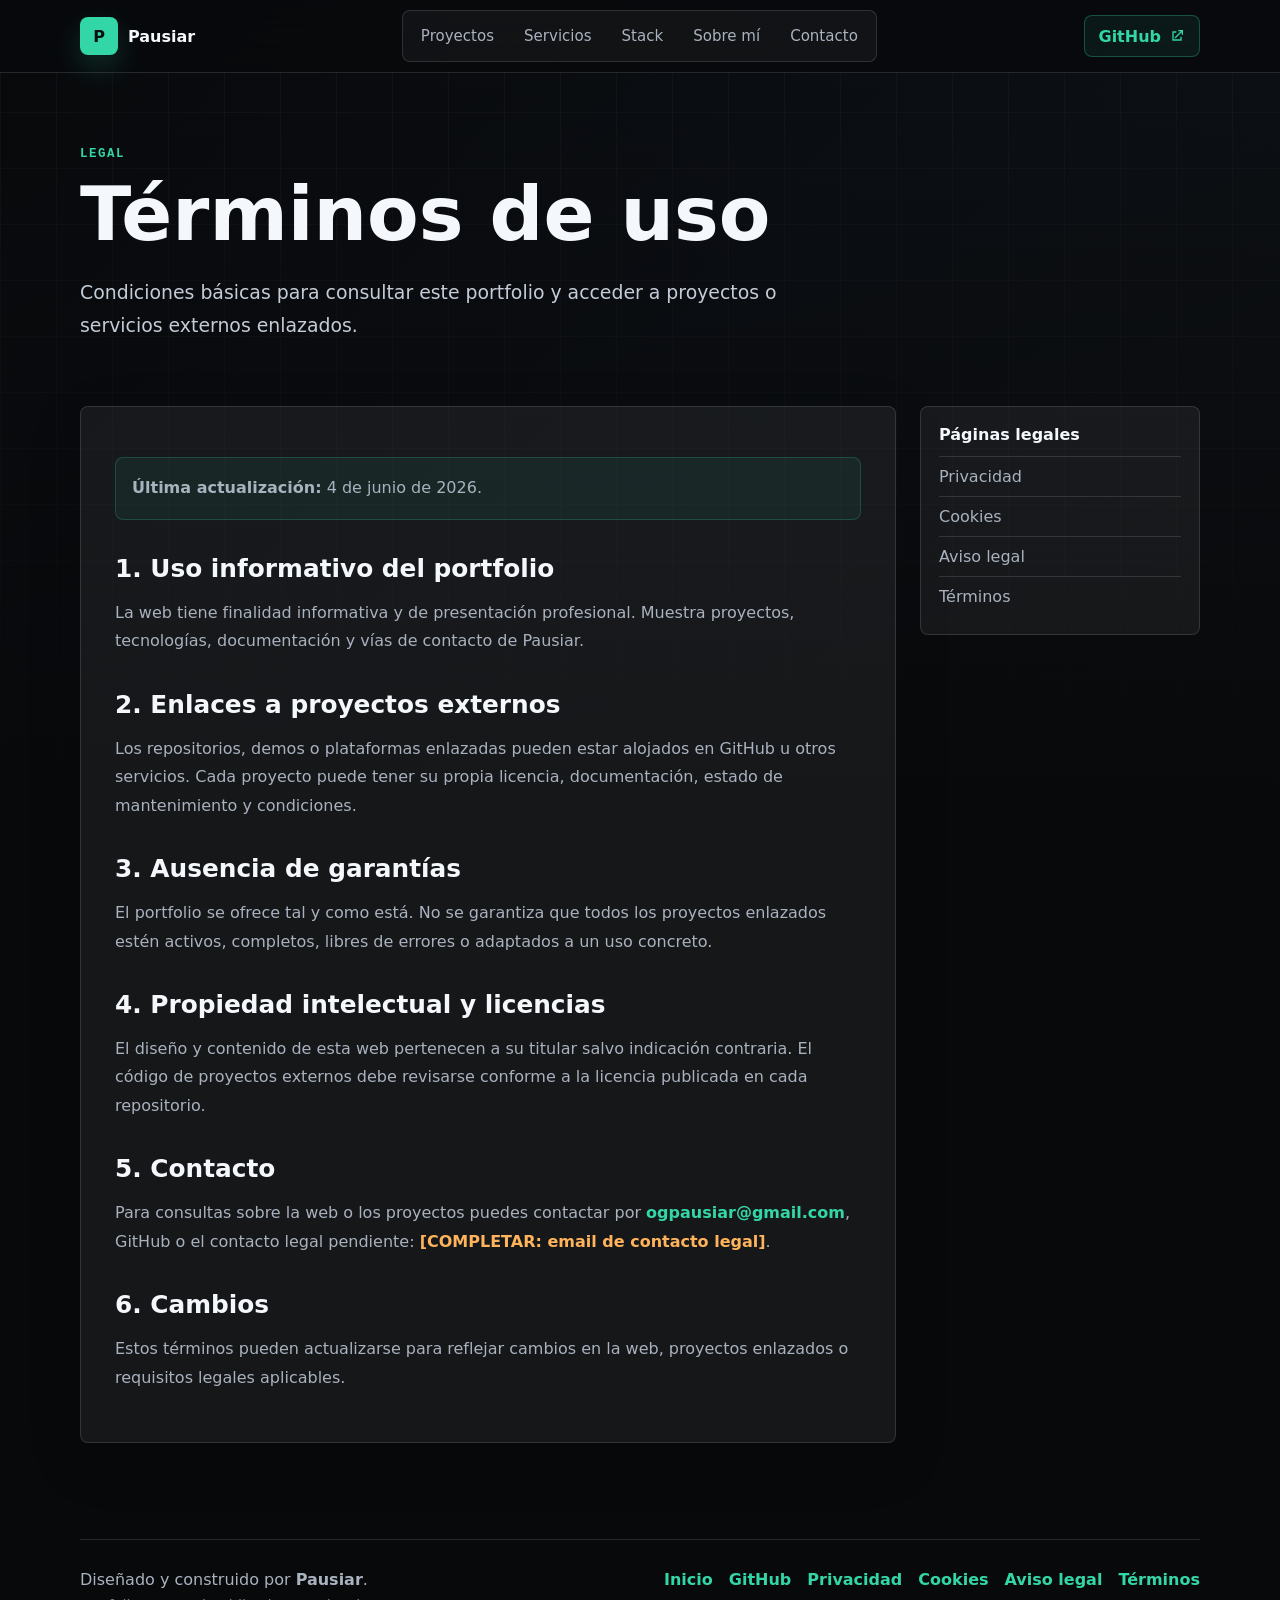
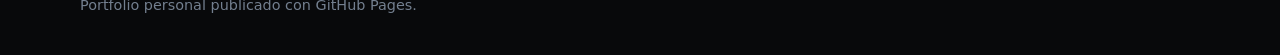
<file: legal/terms.html>
<!DOCTYPE html>
<html lang="es">
<head>
    <meta charset="UTF-8"><meta name="viewport" content="width=device-width, initial-scale=1.0">
    <title>Términos de uso | Pausiar</title>
    <meta name="description" content="Términos de uso del portfolio de Pausiar: uso informativo, enlaces externos, ausencia de garantías y propiedad intelectual.">
    <meta name="robots" content="index,follow"><meta name="theme-color" content="#070b18">
    <meta property="og:title" content="Términos de uso | Pausiar"><meta property="og:description" content="Condiciones básicas de uso del portfolio de Pausiar."><meta property="og:type" content="website"><meta property="og:url" content="https://pausiar.github.io/legal/terms.html"><meta property="og:image" content="https://pausiar.github.io/assets/og-card.svg">
    <link rel="canonical" href="https://pausiar.github.io/legal/terms.html"><link rel="icon" href="../assets/favicon.svg" type="image/svg+xml"><link rel="stylesheet" href="../assets/css/style.css">
</head>
<body><div class="site-bg" aria-hidden="true"></div>
<header class="site-header" id="top"><nav class="nav shell" aria-label="Navegación principal"><a class="brand" href="../index.html#top"><span class="brand-mark" aria-hidden="true">P</span><span>Pausiar</span></a><button class="nav-toggle" type="button" aria-expanded="false" aria-controls="nav-menu"><span class="sr-only">Abrir menú</span><span></span><span></span><span></span></button><div class="nav-menu" id="nav-menu"><a href="../index.html#projects">Proyectos</a><a href="../index.html#services">Servicios</a><a href="../index.html#stack">Stack</a><a href="../index.html#about">Sobre mí</a><a href="../index.html#contact">Contacto</a></div><a class="nav-action" href="https://github.com/Pausiar" target="_blank" rel="noopener noreferrer">GitHub<svg viewBox="0 0 24 24" aria-hidden="true"><path d="M14 3h7v7h-2V6.41l-9.29 9.3-1.42-1.42 9.3-9.29H14V3ZM5 5h6v2H7v10h10v-4h2v6H5V5Z"/></svg></a></nav></header>
<main><section class="hero legal-hero shell"><p class="eyebrow">Legal</p><h1>Términos de uso</h1><p class="hero-lead">Condiciones básicas para consultar este portfolio y acceder a proyectos o servicios externos enlazados.</p></section>
<section class="section shell legal-layout"><article class="legal-card">
<p class="legal-note"><strong>Última actualización:</strong> 4 de junio de 2026.</p>
<h2>1. Uso informativo del portfolio</h2><p>La web tiene finalidad informativa y de presentación profesional. Muestra proyectos, tecnologías, documentación y vías de contacto de Pausiar.</p>
<h2>2. Enlaces a proyectos externos</h2><p>Los repositorios, demos o plataformas enlazadas pueden estar alojados en GitHub u otros servicios. Cada proyecto puede tener su propia licencia, documentación, estado de mantenimiento y condiciones.</p>
<h2>3. Ausencia de garantías</h2><p>El portfolio se ofrece tal y como está. No se garantiza que todos los proyectos enlazados estén activos, completos, libres de errores o adaptados a un uso concreto.</p>
<h2>4. Propiedad intelectual y licencias</h2><p>El diseño y contenido de esta web pertenecen a su titular salvo indicación contraria. El código de proyectos externos debe revisarse conforme a la licencia publicada en cada repositorio.</p>
<h2>5. Contacto</h2><p>Para consultas sobre la web o los proyectos puedes contactar por <a href="mailto:ogpausiar@gmail.com">ogpausiar@gmail.com</a>, GitHub o el contacto legal pendiente: <span class="placeholder">[COMPLETAR: email de contacto legal]</span>.</p>
<h2>6. Cambios</h2><p>Estos términos pueden actualizarse para reflejar cambios en la web, proyectos enlazados o requisitos legales aplicables.</p>
</article><aside class="legal-sidebar" aria-label="Páginas legales"><h2>Páginas legales</h2><a href="privacy.html">Privacidad</a><a href="cookies.html">Cookies</a><a href="legal-notice.html">Aviso legal</a><a href="terms.html">Términos</a></aside></section></main>
<footer class="footer shell"><div><p>Diseñado y construido por <strong>Pausiar</strong>.</p><span>Portfolio personal publicado con GitHub Pages.</span></div><nav aria-label="Enlaces de pie de página"><a href="../index.html#top">Inicio</a><a href="https://github.com/Pausiar" target="_blank" rel="noopener noreferrer">GitHub</a><a href="privacy.html">Privacidad</a><a href="cookies.html">Cookies</a><a href="legal-notice.html">Aviso legal</a><a href="terms.html">Términos</a></nav></footer><script src="../assets/js/app.js"></script></body></html>
</file>
<file: assets/css/style.css>
:root {
    color-scheme: dark;
    --bg: #08090b;
    --bg-soft: #101317;
    --surface: #15191f;
    --surface-strong: #1d232b;
    --text: #f4f7fb;
    --muted: #a9b2bf;
    --quiet: #737f8f;
    --line: rgba(244, 247, 251, 0.13);
    --brand: #33d6a6;
    --brand-2: #62a8ff;
    --accent: #ffb45c;
    --shadow: 0 24px 70px rgba(0, 0, 0, 0.34);
    --radius: 8px;
    --shell: min(1120px, calc(100vw - 40px));
}

* { box-sizing: border-box; }
html { scroll-behavior: smooth; }
body {
    margin: 0;
    min-height: 100vh;
    overflow-x: hidden;
    background: var(--bg);
    color: var(--text);
    font-family: Inter, system-ui, -apple-system, BlinkMacSystemFont, "Segoe UI", sans-serif;
}
body.menu-open { overflow: hidden; }
a { color: inherit; text-decoration: none; }
button, a { -webkit-tap-highlight-color: transparent; }
button { font: inherit; }
svg { width: 1em; height: 1em; fill: currentColor; }
::selection { background: rgba(51, 214, 166, 0.28); }

.sr-only {
    position: absolute;
    width: 1px;
    height: 1px;
    padding: 0;
    margin: -1px;
    overflow: hidden;
    clip: rect(0, 0, 0, 0);
    white-space: nowrap;
    border: 0;
}

.shell { width: var(--shell); margin-inline: auto; }
.section { padding: 96px 0; position: relative; }
.site-bg {
    position: fixed;
    inset: 0;
    z-index: -2;
    background:
        linear-gradient(rgba(255, 255, 255, 0.035) 1px, transparent 1px),
        linear-gradient(90deg, rgba(255, 255, 255, 0.035) 1px, transparent 1px),
        linear-gradient(135deg, #08090b 0%, #0c1016 48%, #111416 100%);
    background-size: 56px 56px, 56px 56px, auto;
}
.site-bg::after {
    content: "";
    position: absolute;
    inset: 0;
    background: linear-gradient(180deg, rgba(8, 9, 11, 0.16), #08090b 92%);
}

.site-header {
    position: sticky;
    top: 0;
    z-index: 50;
    border-bottom: 1px solid var(--line);
    background: rgba(8, 9, 11, 0.82);
    backdrop-filter: blur(18px);
}
.nav {
    height: 72px;
    display: flex;
    align-items: center;
    justify-content: space-between;
    gap: 16px;
}
.brand {
    display: inline-flex;
    align-items: center;
    gap: 10px;
    font-weight: 800;
}
.brand-mark {
    display: grid;
    place-items: center;
    width: 38px;
    height: 38px;
    border-radius: var(--radius);
    background: var(--brand);
    color: #06110e;
    box-shadow: 0 12px 30px rgba(51, 214, 166, 0.2);
}
.nav-menu {
    display: flex;
    align-items: center;
    gap: 6px;
    padding: 6px;
    border: 1px solid var(--line);
    border-radius: var(--radius);
    background: rgba(255, 255, 255, 0.045);
}
.nav-menu a {
    color: var(--muted);
    padding: 10px 12px;
    border-radius: 6px;
    font-size: 0.94rem;
    transition: color 0.2s, background 0.2s;
}
.nav-menu a:hover,
.nav-menu a:focus-visible {
    color: var(--text);
    background: rgba(255, 255, 255, 0.08);
    outline: none;
}
.nav-action {
    display: inline-flex;
    align-items: center;
    gap: 8px;
    min-height: 42px;
    padding: 0 14px;
    border: 1px solid rgba(51, 214, 166, 0.3);
    border-radius: var(--radius);
    color: var(--brand);
    font-weight: 800;
    background: rgba(51, 214, 166, 0.08);
}
.nav-toggle {
    display: none;
    width: 44px;
    height: 44px;
    border: 1px solid var(--line);
    border-radius: var(--radius);
    background: rgba(255, 255, 255, 0.07);
    color: var(--text);
}
.nav-toggle span:not(.sr-only) {
    display: block;
    width: 18px;
    height: 2px;
    margin: 4px auto;
    border-radius: 2px;
    background: currentColor;
}

.hero {
    min-height: calc(100vh - 72px);
    display: grid;
    grid-template-columns: minmax(0, 1fr) 390px;
    gap: 56px;
    align-items: center;
    padding-top: 56px;
    padding-bottom: 72px;
}
.eyebrow {
    margin: 0 0 16px;
    color: var(--brand);
    font-family: "JetBrains Mono", monospace;
    font-size: 0.78rem;
    font-weight: 700;
    text-transform: uppercase;
    letter-spacing: 0.12em;
}
.hero h1 {
    max-width: 840px;
    margin: 0;
    font-size: 4.9rem;
    line-height: 0.98;
}
.hero-lead {
    max-width: 690px;
    margin: 24px 0 0;
    color: #c4ccd7;
    font-size: 1.18rem;
    line-height: 1.75;
}
.hero-actions,
.contact-actions {
    display: flex;
    flex-wrap: wrap;
    gap: 12px;
    margin-top: 30px;
}
.btn {
    display: inline-flex;
    align-items: center;
    justify-content: center;
    gap: 10px;
    min-height: 48px;
    padding: 0 18px;
    border: 1px solid var(--line);
    border-radius: var(--radius);
    font-weight: 800;
    transition: transform 0.2s ease, border-color 0.2s ease, background 0.2s ease, box-shadow 0.2s ease;
}
.btn:hover,
.btn:focus-visible {
    transform: translateY(-2px);
    outline: none;
}
.btn-primary {
    color: #04110d;
    background: var(--brand);
    border-color: transparent;
    box-shadow: 0 18px 38px rgba(51, 214, 166, 0.2);
}
.btn-secondary {
    color: var(--text);
    background: rgba(255, 255, 255, 0.065);
}
.btn-secondary:hover { border-color: rgba(98, 168, 255, 0.44); background: rgba(98, 168, 255, 0.1); }
.hero-proof,
.tag-list,
.project-tech {
    display: flex;
    flex-wrap: wrap;
    gap: 8px;
}
.hero-proof { margin-top: 28px; }
.hero-proof span,
.tag-list span,
.project-tech span {
    border: 1px solid var(--line);
    border-radius: 999px;
    background: rgba(255, 255, 255, 0.055);
    color: #cbd3dd;
    padding: 8px 10px;
    font-size: 0.84rem;
}

.profile-panel {
    border: 1px solid var(--line);
    border-radius: var(--radius);
    background: linear-gradient(180deg, rgba(255, 255, 255, 0.09), rgba(255, 255, 255, 0.045));
    box-shadow: var(--shadow);
    overflow: hidden;
}
.profile-avatar {
    display: block;
    width: 100%;
    height: 300px;
    object-fit: cover;
    background: var(--surface);
}
.profile-copy { padding: 24px; }
.availability {
    display: inline-flex;
    margin-bottom: 16px;
    padding: 7px 10px;
    border: 1px solid rgba(51, 214, 166, 0.22);
    border-radius: 999px;
    color: var(--brand);
    background: rgba(51, 214, 166, 0.08);
    font-size: 0.8rem;
    font-weight: 800;
}
.profile-copy h2 { margin: 0 0 8px; font-size: 2rem; }
.profile-copy p { margin: 0; color: var(--muted); line-height: 1.65; }
.profile-stats {
    display: grid;
    grid-template-columns: 1fr;
    margin: 0;
    border-top: 1px solid var(--line);
}
.profile-stats div {
    display: flex;
    justify-content: space-between;
    gap: 18px;
    padding: 16px 24px;
    border-bottom: 1px solid var(--line);
}
.profile-stats div:last-child { border-bottom: 0; }
.profile-stats dt { color: var(--quiet); font-size: 0.84rem; }
.profile-stats dd { margin: 0; color: var(--text); font-weight: 800; text-align: right; }

.marquee {
    overflow: hidden;
    border-block: 1px solid var(--line);
    background: rgba(255, 255, 255, 0.04);
}
.marquee-track {
    display: flex;
    width: max-content;
    gap: 34px;
    padding: 16px 0;
    animation: marquee 30s linear infinite;
}
.marquee span {
    color: rgba(244, 247, 251, 0.72);
    font-family: "JetBrains Mono", monospace;
    text-transform: uppercase;
    letter-spacing: 0.14em;
    font-size: 0.8rem;
}
@keyframes marquee { to { transform: translateX(-50%); } }

.section-heading { max-width: 720px; margin-bottom: 34px; }
.section-heading h2,
.about-card h2,
.contact-card h2 {
    margin: 0;
    font-size: 3.35rem;
    line-height: 1.05;
}
.section-heading p:not(.eyebrow),
.about-card p,
.contact-card p {
    color: var(--muted);
    line-height: 1.75;
    font-size: 1.02rem;
}
.projects-grid {
    display: grid;
    grid-template-columns: repeat(3, minmax(0, 1fr));
    gap: 16px;
}
.project-card,
.stack-card,
.service-item,
.about-card,
.contact-card {
    border: 1px solid var(--line);
    border-radius: var(--radius);
    background: rgba(255, 255, 255, 0.06);
    box-shadow: 0 18px 54px rgba(0, 0, 0, 0.16);
}
.project-card {
    min-height: 326px;
    padding: 22px;
    display: flex;
    flex-direction: column;
    transition: transform 0.22s ease, border-color 0.22s ease, background 0.22s ease;
}
.project-card:hover {
    transform: translateY(-5px);
    border-color: rgba(51, 214, 166, 0.34);
    background: rgba(255, 255, 255, 0.085);
}
.project-top,
.project-links {
    display: flex;
    align-items: center;
    justify-content: space-between;
    gap: 12px;
}
.project-icon {
    display: grid;
    place-items: center;
    width: 48px;
    height: 48px;
    border: 1px solid rgba(98, 168, 255, 0.22);
    border-radius: var(--radius);
    color: var(--brand-2);
    background: rgba(98, 168, 255, 0.09);
    font-size: 1.24rem;
}
.project-card h3 { margin: 22px 0 10px; font-size: 1.26rem; }
.project-card p { margin: 0; color: #b3bdca; line-height: 1.65; }
.project-tech { margin-top: 18px; }
.project-tech span { padding: 7px 9px; font-size: 0.76rem; }
.project-links a {
    display: grid;
    place-items: center;
    width: 38px;
    height: 38px;
    border: 1px solid var(--line);
    border-radius: var(--radius);
    color: var(--text);
    background: rgba(255, 255, 255, 0.055);
    transition: background 0.2s, color 0.2s, transform 0.2s;
}
.project-links a:hover,
.project-links a:focus-visible {
    color: var(--brand);
    background: rgba(51, 214, 166, 0.1);
    transform: translateY(-2px);
    outline: none;
}
.project-status {
    display: inline-flex;
    width: fit-content;
    margin-top: auto;
    padding: 7px 10px;
    border: 1px solid rgba(255, 180, 92, 0.2);
    border-radius: 999px;
    color: var(--accent);
    background: rgba(255, 180, 92, 0.08);
    font-size: 0.76rem;
    font-weight: 800;
}

.services-band {
    border-block: 1px solid var(--line);
    background: rgba(255, 255, 255, 0.035);
}
.services-layout {
    display: grid;
    grid-template-columns: 0.85fr 1.15fr;
    gap: 38px;
    align-items: start;
}
.services-layout .section-heading { margin-bottom: 0; }
.services-grid {
    display: grid;
    gap: 14px;
}
.service-item { padding: 24px; }
.service-item h3 { margin: 0 0 10px; font-size: 1.1rem; }
.service-item p { margin: 0; color: var(--muted); line-height: 1.7; }

.split {
    display: grid;
    grid-template-columns: 0.78fr 1.22fr;
    gap: 44px;
    align-items: start;
}
.sticky-copy { position: sticky; top: 110px; margin-bottom: 0; }
.stack-grid {
    display: grid;
    grid-template-columns: repeat(2, minmax(0, 1fr));
    gap: 16px;
}
.stack-card { padding: 24px; }
.stack-card h3 { margin: 0 0 10px; font-size: 1.08rem; }
.stack-card p { margin: 0 0 18px; color: var(--muted); line-height: 1.65; }
.tag-list span { font-size: 0.78rem; }
.about-card,
.contact-card { padding: 42px; }
.about-card {
    display: grid;
    grid-template-columns: 0.72fr 1fr;
    gap: 32px;
    align-items: start;
    background: linear-gradient(135deg, rgba(51, 214, 166, 0.09), rgba(255, 255, 255, 0.055) 52%, rgba(98, 168, 255, 0.08));
}
.about-card p { margin: 0; }
.about-metrics {
    grid-column: 2;
    display: grid;
    grid-template-columns: repeat(3, 1fr);
    gap: 10px;
}
.about-metrics span {
    padding: 14px;
    border: 1px solid var(--line);
    border-radius: var(--radius);
    background: rgba(8, 9, 11, 0.34);
    color: var(--muted);
    line-height: 1.4;
}
.about-metrics strong { display: block; color: var(--text); margin-bottom: 4px; }
.contact { padding-top: 40px; }
.contact-card { text-align: center; background: var(--surface); }
.contact-card p { max-width: 660px; margin: 18px auto 0; }
.contact-actions { justify-content: center; }
.footer {
    display: flex;
    align-items: center;
    justify-content: space-between;
    gap: 18px;
    padding: 30px 0 40px;
    border-top: 1px solid var(--line);
    color: var(--muted);
}
.footer a { color: var(--brand); font-weight: 800; }

.reveal {
    opacity: 0;
    transform: translateY(16px);
    transition: opacity 0.58s ease, transform 0.58s ease;
}
.reveal.is-visible { opacity: 1; transform: translateY(0); }

@media (max-width: 980px) {
    :root { --shell: min(100vw - 28px, 760px); }
    .section { padding: 76px 0; }
    .nav { height: 68px; }
    .nav-action { display: none; }
    .nav-toggle { display: block; z-index: 61; }
    .nav-menu {
        position: fixed;
        inset: 78px 14px auto;
        flex-direction: column;
        align-items: stretch;
        padding: 12px;
        border-radius: var(--radius);
        background: rgba(12, 15, 19, 0.98);
        transform: translateY(-12px);
        opacity: 0;
        pointer-events: none;
        transition: opacity 0.2s, transform 0.2s;
    }
    .nav-menu.is-open { opacity: 1; transform: translateY(0); pointer-events: auto; }
    .nav-menu a { padding: 14px; }
    .hero,
    .split,
    .about-card,
    .services-layout { grid-template-columns: 1fr; }
    .hero { gap: 30px; min-height: auto; padding-top: 48px; }
    .hero h1 { font-size: 3.8rem; }
    .profile-panel { max-width: 520px; }
    .projects-grid,
    .stack-grid { grid-template-columns: repeat(2, minmax(0, 1fr)); }
    .sticky-copy { position: static; }
    .about-metrics { grid-column: auto; grid-template-columns: 1fr; }
}

@media (max-width: 640px) {
    .hero h1,
    .section-heading h2,
    .about-card h2,
    .contact-card h2 { font-size: 2.45rem; }
    .hero-actions,
    .contact-actions { flex-direction: column; }
    .btn { width: 100%; }
    .profile-avatar { height: 240px; }
    .projects-grid,
    .stack-grid { grid-template-columns: 1fr; }
    .project-card { min-height: auto; }
    .about-card,
    .contact-card { padding: 26px; }
    .footer { flex-direction: column; text-align: center; }
}

@media (prefers-reduced-motion: reduce) {
    *, *::before, *::after {
        animation-duration: 0.01ms !important;
        animation-iteration-count: 1 !important;
        scroll-behavior: auto !important;
        transition-duration: 0.01ms !important;
    }
}

.project-link-muted {
    display: inline-flex;
    align-items: center;
    min-height: 36px;
    padding: 0 10px;
    border: 1px solid var(--line);
    border-radius: 999px;
    color: var(--quiet);
    background: rgba(255, 255, 255, 0.04);
    font-size: 0.72rem;
    font-weight: 800;
}

.footer {
    align-items: flex-start;
}
.footer p { margin: 0 0 6px; }
.footer span { color: var(--quiet); font-size: 0.9rem; }
.footer nav {
    display: flex;
    flex-wrap: wrap;
    justify-content: flex-end;
    gap: 12px 16px;
}
.footer nav a:focus-visible,
.footer nav a:hover { color: var(--text); outline: none; }

.legal-hero {
    min-height: auto;
    padding: 74px 0 34px;
    display: block;
}
.legal-hero h1 {
    max-width: 860px;
    margin: 0;
    font-size: clamp(2.35rem, 7vw, 4.7rem);
    line-height: 1;
}
.legal-hero .hero-lead { max-width: 760px; }
.legal-layout {
    display: grid;
    grid-template-columns: minmax(0, 1fr) 280px;
    gap: 24px;
    align-items: start;
    padding-top: 30px;
}
.legal-card {
    border: 1px solid var(--line);
    border-radius: var(--radius);
    background: rgba(255, 255, 255, 0.06);
    box-shadow: 0 18px 54px rgba(0, 0, 0, 0.16);
    padding: 34px;
}
.legal-card h2 { margin: 34px 0 12px; font-size: 1.55rem; }
.legal-card h2:first-child { margin-top: 0; }
.legal-card h3 { margin: 22px 0 10px; font-size: 1.05rem; }
.legal-card p,
.legal-card li { color: var(--muted); line-height: 1.78; }
.legal-card a { color: var(--brand); font-weight: 800; }
.legal-card ul { padding-left: 1.2rem; }
.legal-card table {
    width: 100%;
    border-collapse: collapse;
    margin: 18px 0;
    overflow: hidden;
    border: 1px solid var(--line);
    border-radius: var(--radius);
}
.legal-card th,
.legal-card td {
    border-bottom: 1px solid var(--line);
    padding: 12px;
    color: var(--muted);
    text-align: left;
    vertical-align: top;
}
.legal-card th { color: var(--text); background: rgba(255, 255, 255, 0.055); }
.legal-card tr:last-child td { border-bottom: 0; }
.legal-note {
    border: 1px solid rgba(51, 214, 166, 0.22);
    border-radius: var(--radius);
    background: rgba(51, 214, 166, 0.08);
    padding: 16px;
    color: #dffbf3;
}
.legal-sidebar {
    position: sticky;
    top: 96px;
    border: 1px solid var(--line);
    border-radius: var(--radius);
    background: rgba(255, 255, 255, 0.055);
    padding: 18px;
}
.legal-sidebar h2 { margin: 0 0 12px; font-size: 1rem; }
.legal-sidebar a {
    display: block;
    padding: 10px 0;
    color: var(--muted);
    border-top: 1px solid var(--line);
}
.legal-sidebar a:hover,
.legal-sidebar a:focus-visible { color: var(--brand); outline: none; }
.placeholder { color: var(--accent); font-weight: 800; }

@media (max-width: 980px) {
    .legal-layout { grid-template-columns: 1fr; }
    .legal-sidebar { position: static; order: -1; }
    .footer nav { justify-content: center; }
}

@media (max-width: 640px) {
    .legal-card { padding: 22px; overflow-x: auto; }
}
.profile-avatar-generated {
    display: grid;
    place-items: center;
    color: rgba(244, 247, 251, 0.92);
    font-size: clamp(5rem, 18vw, 8.5rem);
    font-weight: 900;
    letter-spacing: -0.12em;
    background:
        radial-gradient(circle at 28% 20%, rgba(51, 214, 166, 0.62), transparent 30%),
        radial-gradient(circle at 78% 18%, rgba(98, 168, 255, 0.58), transparent 32%),
        linear-gradient(135deg, rgba(255, 255, 255, 0.11), rgba(255, 255, 255, 0.035));
}

.github-snapshot {
    padding-top: 40px;
}
.snapshot-grid {
    display: grid;
    grid-template-columns: repeat(4, minmax(0, 1fr));
    gap: 14px;
    margin-bottom: 18px;
}
.snapshot-card {
    padding: 22px;
    border: 1px solid var(--line);
    border-radius: var(--radius);
    background: linear-gradient(180deg, rgba(51, 214, 166, 0.1), rgba(255, 255, 255, 0.055));
    box-shadow: 0 18px 54px rgba(0, 0, 0, 0.16);
}
.snapshot-card strong {
    display: block;
    margin-bottom: 8px;
    color: var(--text);
    font-size: clamp(1.8rem, 4vw, 2.65rem);
    line-height: 1;
}
.snapshot-card span {
    color: var(--muted);
    line-height: 1.45;
}
.latest-list {
    display: flex;
    flex-wrap: wrap;
    gap: 10px;
    padding: 18px;
    border: 1px solid var(--line);
    border-radius: var(--radius);
    background: rgba(255, 255, 255, 0.045);
}
.latest-list span {
    padding: 8px 10px;
    border: 1px solid rgba(98, 168, 255, 0.2);
    border-radius: 999px;
    color: #d7e5ff;
    background: rgba(98, 168, 255, 0.08);
    font-family: "JetBrains Mono", monospace;
    font-size: 0.78rem;
}

@media (max-width: 980px) {
    .snapshot-grid { grid-template-columns: repeat(2, minmax(0, 1fr)); }
}

@media (max-width: 640px) {
    .snapshot-grid { grid-template-columns: 1fr; }
}
</file>
